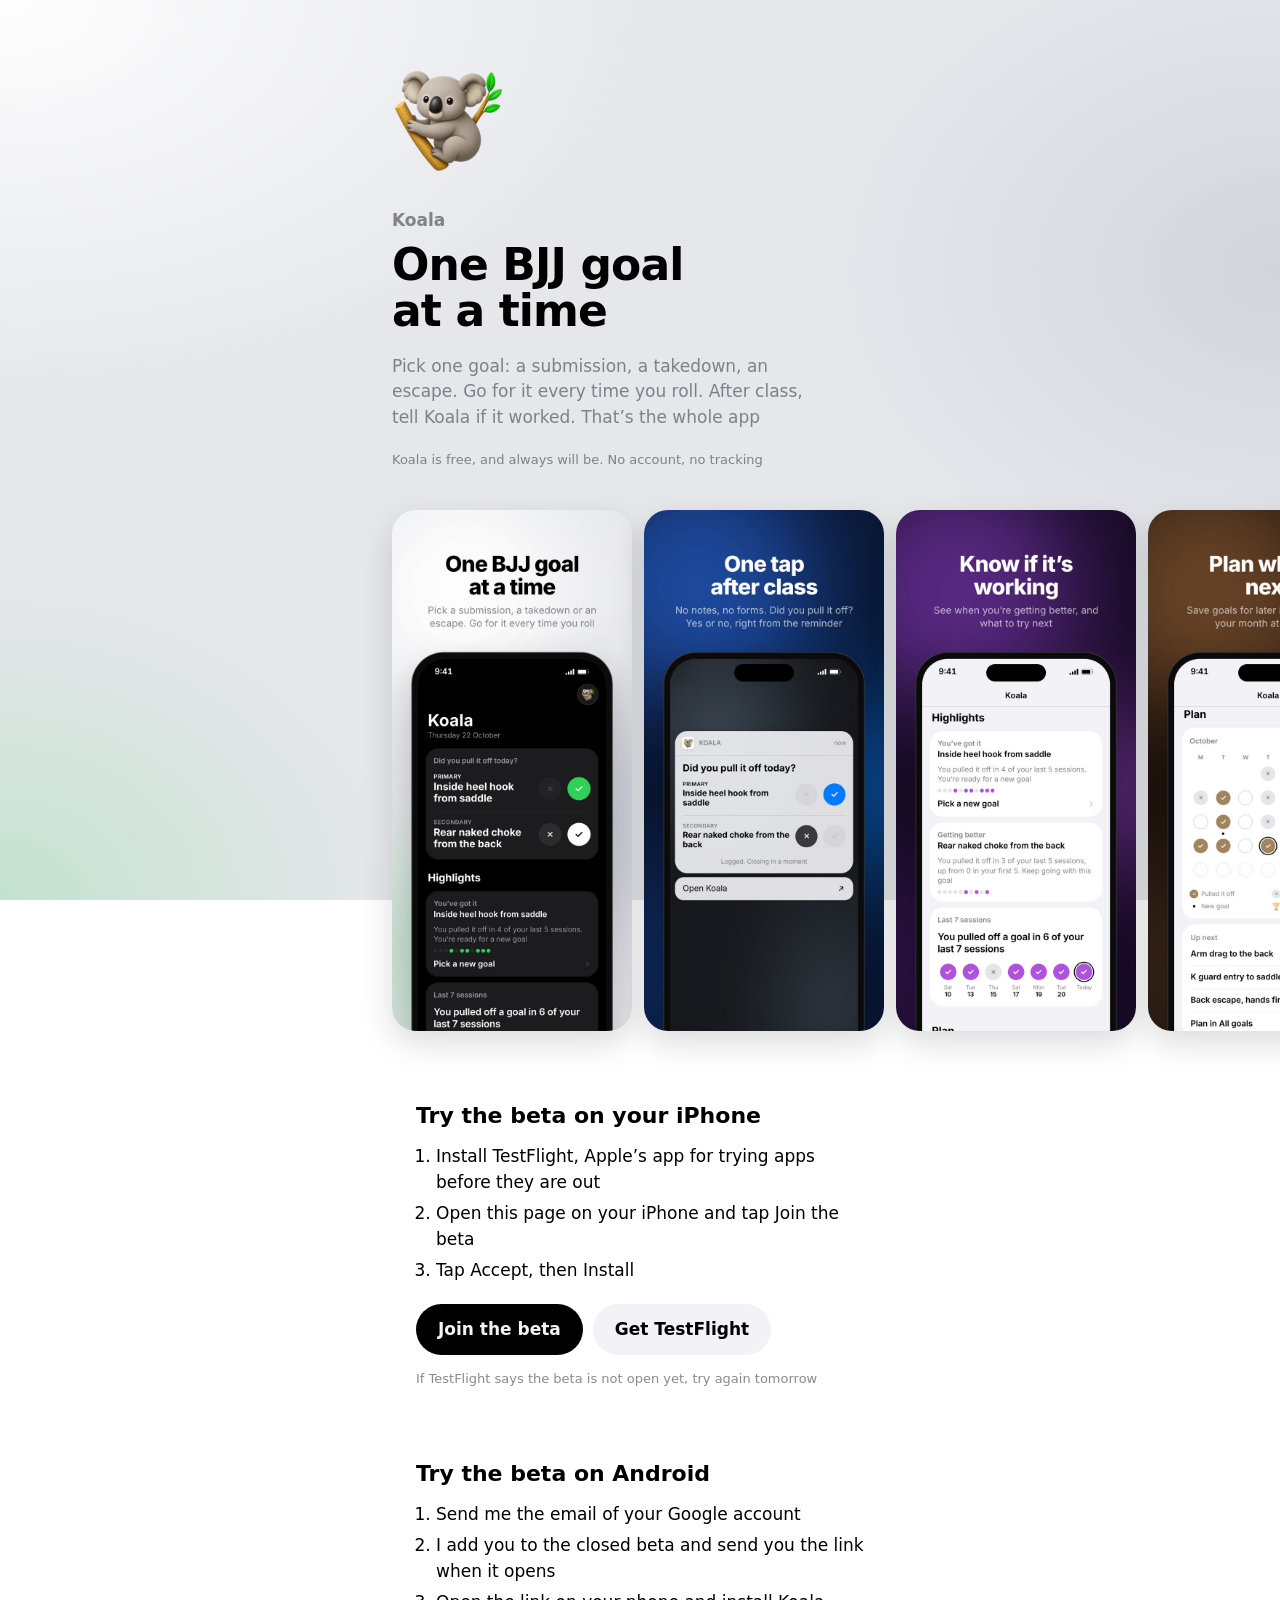
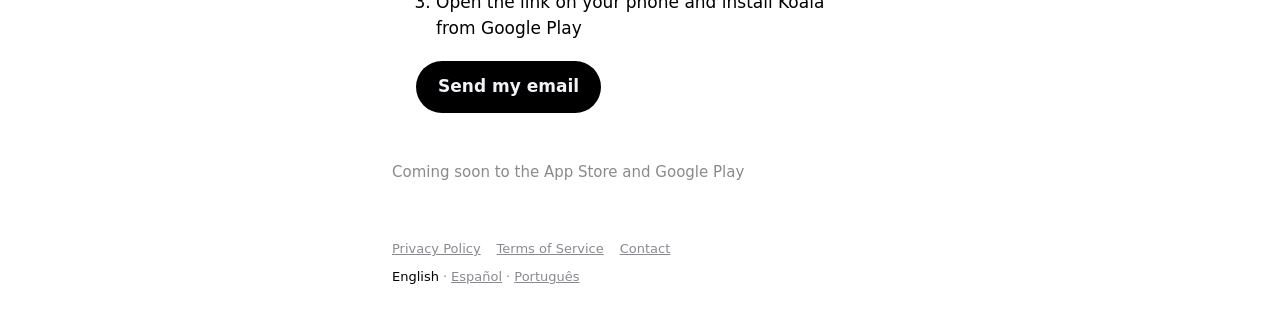
<file: index.html>
<!doctype html>
<html lang="en">
<head>
<meta charset="utf-8">
<meta name="viewport" content="width=device-width, initial-scale=1">
<title>Koala: one BJJ goal at a time</title>
<meta name="description" content="Pick one goal: a submission, a takedown, an escape. Go for it every time you roll. After class, tell Koala if it worked. That’s the whole app">
<meta name="color-scheme" content="light dark">
<meta property="og:type" content="website">
<meta property="og:site_name" content="Koala">
<meta property="og:title" content="Koala: one BJJ goal at a time">
<meta property="og:description" content="Pick one goal: a submission, a takedown, an escape. Go for it every time you roll. After class, tell Koala if it worked. That’s the whole app">
<meta property="og:image" content="https://stanete.github.io/koala-bjj/share.jpg">
<meta property="og:image:width" content="1024">
<meta property="og:image:height" content="500">
<meta name="twitter:card" content="summary_large_image">
<link rel="icon" href="favicon.png">
<link rel="apple-touch-icon" href="apple-touch-icon.png">
<link rel="stylesheet" href="style.css">
</head>
<body class="home">
<main class="landing">
<img class="koala" src="koala.png" alt="" width="140" height="140">
<p class="name">Koala</p>
<h1>One BJJ goal at a time</h1>
<p class="pitch">Pick one goal: a submission, a takedown, an escape. Go for it every time you roll. After class, tell Koala if it worked. That’s the whole app</p>
<p class="free">Koala is free, and always will be. No account, no tracking</p>
</main>
<div class="gallery">
<img src="screenshots/en/01.jpg" alt="Koala, screenshot 1 of 7" width="660" height="1434" loading="lazy">
<img src="screenshots/en/02.jpg" alt="Koala, screenshot 2 of 7" width="660" height="1434" loading="lazy">
<img src="screenshots/en/03.jpg" alt="Koala, screenshot 3 of 7" width="660" height="1434" loading="lazy">
<img src="screenshots/en/04.jpg" alt="Koala, screenshot 4 of 7" width="660" height="1434" loading="lazy">
<img src="screenshots/en/05.jpg" alt="Koala, screenshot 5 of 7" width="660" height="1434" loading="lazy">
<img src="screenshots/en/06.jpg" alt="Koala, screenshot 6 of 7" width="660" height="1434" loading="lazy">
<img src="screenshots/en/07.jpg" alt="Koala, screenshot 7 of 7" width="660" height="1434" loading="lazy">
</div>
<main class="more">
<section class="beta">
<h2>Try the beta on your iPhone</h2>
<ol>
<li>Install TestFlight, Apple’s app for trying apps before they are out</li>
<li>Open this page on your iPhone and tap Join the beta</li>
<li>Tap Accept, then Install</li>
</ol>
<p class="buttons">
<a class="button" href="https://testflight.apple.com/join/UkyRSGuX">Join the beta</a>
<a class="button quiet" href="https://apps.apple.com/app/testflight/id899247664">Get TestFlight</a>
</p>
<p class="note">If TestFlight says the beta is not open yet, try again tomorrow</p>
</section>
<section class="beta">
<h2>Try the beta on Android</h2>
<ol>
<li>Send me the email of your Google account</li>
<li>I add you to the closed beta and send you the link when it opens</li>
<li>Open the link on your phone and install Koala from Google Play</li>
</ol>
<p class="buttons">
<a class="button" href="mailto:davidstanete@gmail.com?subject=Koala%20beta%20on%20Android&amp;body=Hi%20David%2C%20add%20me%20to%20the%20Koala%20beta%20on%20Android.%20The%20email%20of%20my%20Google%20account%20is%3A%20">Send my email</a>
</p>
</section>
<p class="soon">Coming soon to the App Store and Google Play</p>
</main>
<footer>
<nav>
<a href="privacy.html">Privacy Policy</a>
<a href="terms.html">Terms of Service</a>
<a href="mailto:davidstanete@gmail.com">Contact</a>
</nav>
<nav><span aria-current="true">English</span> · <a href="es/index.html" lang="es">Español</a> · <a href="pt/index.html" lang="pt">Português</a></nav>
</footer>
</body>
</html>
</file>
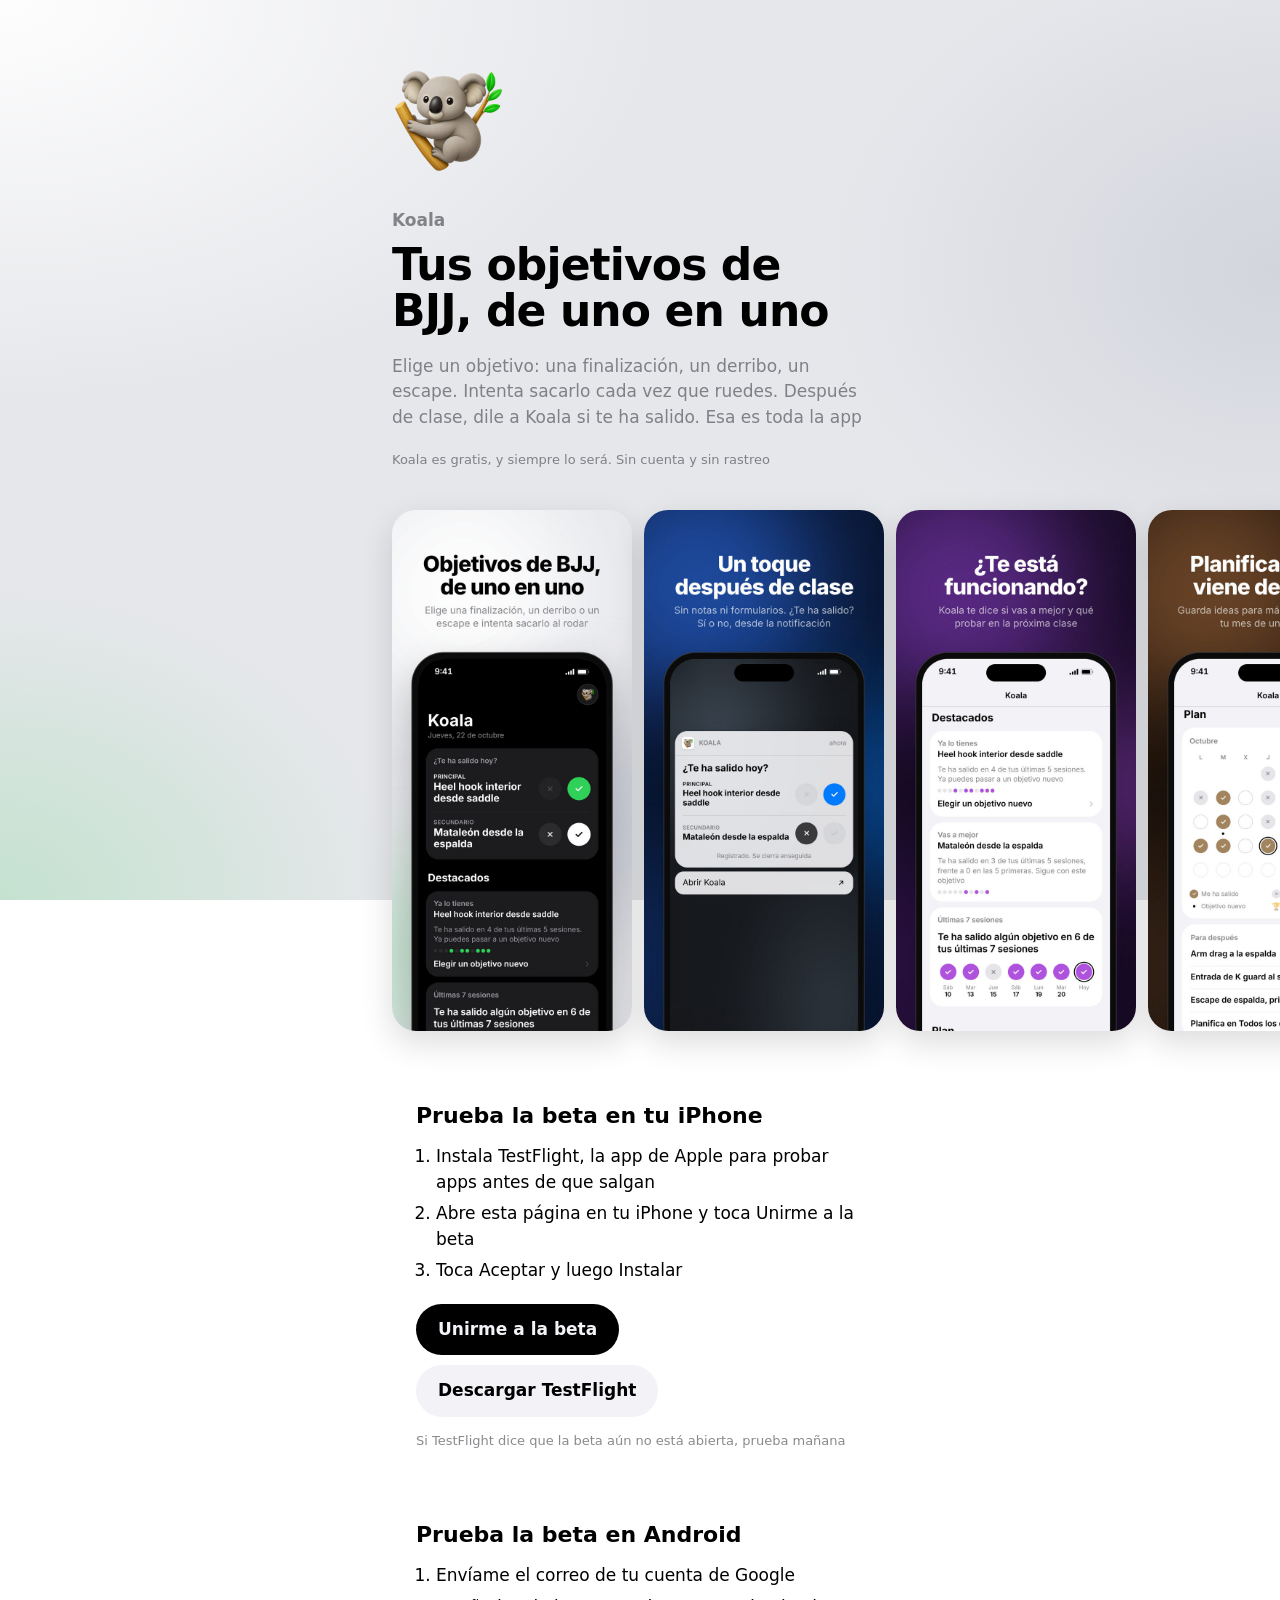
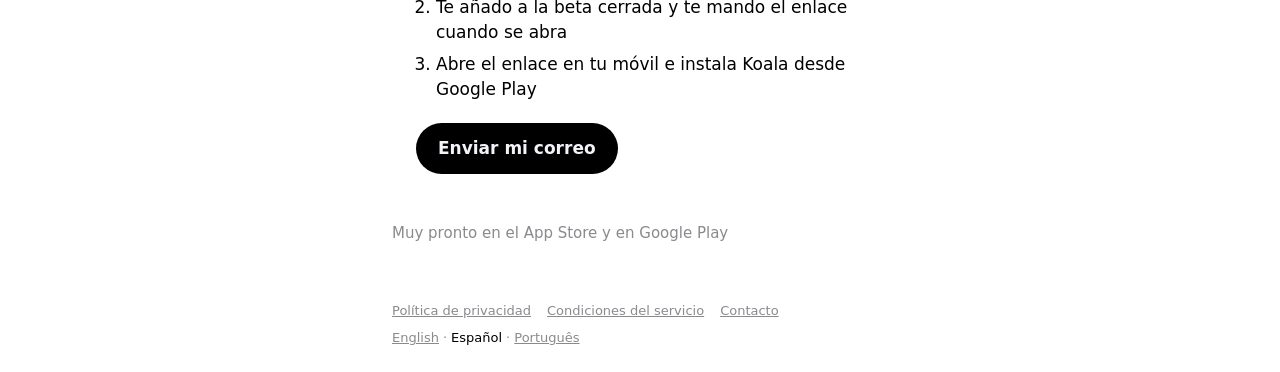
<file: es/index.html>
<!doctype html>
<html lang="es">
<head>
<meta charset="utf-8">
<meta name="viewport" content="width=device-width, initial-scale=1">
<title>Koala: tus objetivos de BJJ, de uno en uno</title>
<meta name="description" content="Elige un objetivo: una finalización, un derribo, un escape. Intenta sacarlo cada vez que ruedes. Después de clase, dile a Koala si te ha salido. Esa es toda la app">
<meta name="color-scheme" content="light dark">
<meta property="og:type" content="website">
<meta property="og:site_name" content="Koala">
<meta property="og:title" content="Koala: tus objetivos de BJJ, de uno en uno">
<meta property="og:description" content="Elige un objetivo: una finalización, un derribo, un escape. Intenta sacarlo cada vez que ruedes. Después de clase, dile a Koala si te ha salido. Esa es toda la app">
<meta property="og:image" content="https://stanete.github.io/koala-bjj/share.jpg">
<meta property="og:image:width" content="1024">
<meta property="og:image:height" content="500">
<meta name="twitter:card" content="summary_large_image">
<link rel="icon" href="../favicon.png">
<link rel="apple-touch-icon" href="../apple-touch-icon.png">
<link rel="stylesheet" href="../style.css">
</head>
<body class="home">
<main class="landing">
<img class="koala" src="../koala.png" alt="" width="140" height="140">
<p class="name">Koala</p>
<h1>Tus objetivos de BJJ, de uno en uno</h1>
<p class="pitch">Elige un objetivo: una finalización, un derribo, un escape. Intenta sacarlo cada vez que ruedes. Después de clase, dile a Koala si te ha salido. Esa es toda la app</p>
<p class="free">Koala es gratis, y siempre lo será. Sin cuenta y sin rastreo</p>
</main>
<div class="gallery">
<img src="../screenshots/es/01.jpg" alt="Koala, captura 1 de 7" width="660" height="1434" loading="lazy">
<img src="../screenshots/es/02.jpg" alt="Koala, captura 2 de 7" width="660" height="1434" loading="lazy">
<img src="../screenshots/es/03.jpg" alt="Koala, captura 3 de 7" width="660" height="1434" loading="lazy">
<img src="../screenshots/es/04.jpg" alt="Koala, captura 4 de 7" width="660" height="1434" loading="lazy">
<img src="../screenshots/es/05.jpg" alt="Koala, captura 5 de 7" width="660" height="1434" loading="lazy">
<img src="../screenshots/es/06.jpg" alt="Koala, captura 6 de 7" width="660" height="1434" loading="lazy">
<img src="../screenshots/es/07.jpg" alt="Koala, captura 7 de 7" width="660" height="1434" loading="lazy">
</div>
<main class="more">
<section class="beta">
<h2>Prueba la beta en tu iPhone</h2>
<ol>
<li>Instala TestFlight, la app de Apple para probar apps antes de que salgan</li>
<li>Abre esta página en tu iPhone y toca Unirme a la beta</li>
<li>Toca Aceptar y luego Instalar</li>
</ol>
<p class="buttons">
<a class="button" href="https://testflight.apple.com/join/UkyRSGuX">Unirme a la beta</a>
<a class="button quiet" href="https://apps.apple.com/app/testflight/id899247664">Descargar TestFlight</a>
</p>
<p class="note">Si TestFlight dice que la beta aún no está abierta, prueba mañana</p>
</section>
<section class="beta">
<h2>Prueba la beta en Android</h2>
<ol>
<li>Envíame el correo de tu cuenta de Google</li>
<li>Te añado a la beta cerrada y te mando el enlace cuando se abra</li>
<li>Abre el enlace en tu móvil e instala Koala desde Google Play</li>
</ol>
<p class="buttons">
<a class="button" href="mailto:davidstanete@gmail.com?subject=Beta%20de%20Koala%20en%20Android&amp;body=Hola%2C%20David.%20A%C3%B1%C3%A1deme%20a%20la%20beta%20de%20Koala%20en%20Android.%20El%20correo%20de%20mi%20cuenta%20de%20Google%20es%3A%20">Enviar mi correo</a>
</p>
</section>
<p class="soon">Muy pronto en el App Store y en Google Play</p>
</main>
<footer>
<nav>
<a href="privacy.html">Política de privacidad</a>
<a href="terms.html">Condiciones del servicio</a>
<a href="mailto:davidstanete@gmail.com">Contacto</a>
</nav>
<nav><a href="../index.html" lang="en">English</a> · <span aria-current="true">Español</span> · <a href="../pt/index.html" lang="pt">Português</a></nav>
</footer>
</body>
</html>
</file>
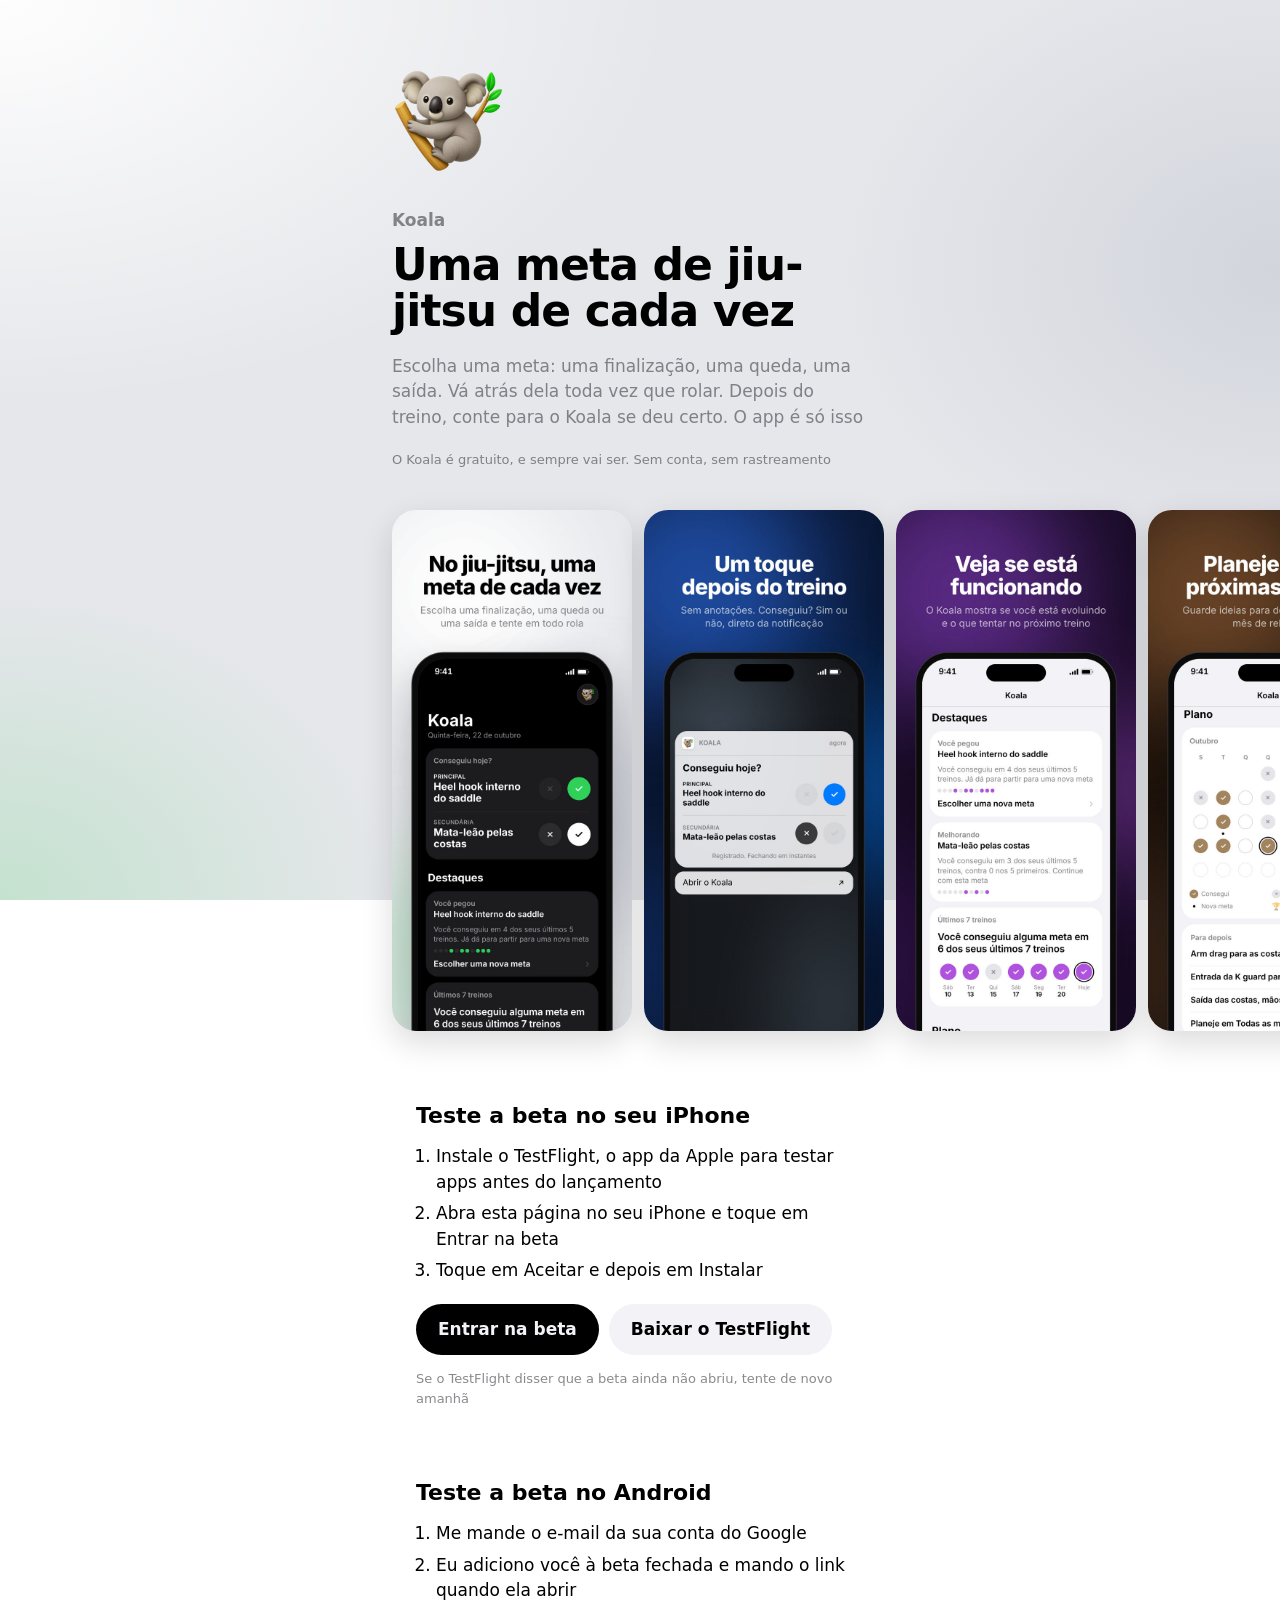
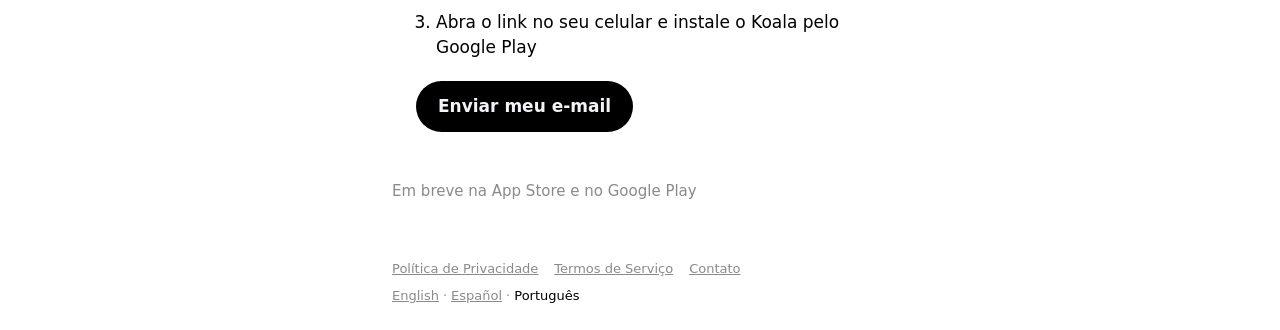
<file: pt/index.html>
<!doctype html>
<html lang="pt">
<head>
<meta charset="utf-8">
<meta name="viewport" content="width=device-width, initial-scale=1">
<title>Koala: uma meta de jiu-jitsu de cada vez</title>
<meta name="description" content="Escolha uma meta: uma finalização, uma queda, uma saída. Vá atrás dela toda vez que rolar. Depois do treino, conte para o Koala se deu certo. O app é só isso">
<meta name="color-scheme" content="light dark">
<meta property="og:type" content="website">
<meta property="og:site_name" content="Koala">
<meta property="og:title" content="Koala: uma meta de jiu-jitsu de cada vez">
<meta property="og:description" content="Escolha uma meta: uma finalização, uma queda, uma saída. Vá atrás dela toda vez que rolar. Depois do treino, conte para o Koala se deu certo. O app é só isso">
<meta property="og:image" content="https://stanete.github.io/koala-bjj/share.jpg">
<meta property="og:image:width" content="1024">
<meta property="og:image:height" content="500">
<meta name="twitter:card" content="summary_large_image">
<link rel="icon" href="../favicon.png">
<link rel="apple-touch-icon" href="../apple-touch-icon.png">
<link rel="stylesheet" href="../style.css">
</head>
<body class="home">
<main class="landing">
<img class="koala" src="../koala.png" alt="" width="140" height="140">
<p class="name">Koala</p>
<h1>Uma meta de jiu-jitsu de cada vez</h1>
<p class="pitch">Escolha uma meta: uma finalização, uma queda, uma saída. Vá atrás dela toda vez que rolar. Depois do treino, conte para o Koala se deu certo. O app é só isso</p>
<p class="free">O Koala é gratuito, e sempre vai ser. Sem conta, sem rastreamento</p>
</main>
<div class="gallery">
<img src="../screenshots/pt/01.jpg" alt="Koala, captura 1 de 7" width="660" height="1434" loading="lazy">
<img src="../screenshots/pt/02.jpg" alt="Koala, captura 2 de 7" width="660" height="1434" loading="lazy">
<img src="../screenshots/pt/03.jpg" alt="Koala, captura 3 de 7" width="660" height="1434" loading="lazy">
<img src="../screenshots/pt/04.jpg" alt="Koala, captura 4 de 7" width="660" height="1434" loading="lazy">
<img src="../screenshots/pt/05.jpg" alt="Koala, captura 5 de 7" width="660" height="1434" loading="lazy">
<img src="../screenshots/pt/06.jpg" alt="Koala, captura 6 de 7" width="660" height="1434" loading="lazy">
<img src="../screenshots/pt/07.jpg" alt="Koala, captura 7 de 7" width="660" height="1434" loading="lazy">
</div>
<main class="more">
<section class="beta">
<h2>Teste a beta no seu iPhone</h2>
<ol>
<li>Instale o TestFlight, o app da Apple para testar apps antes do lançamento</li>
<li>Abra esta página no seu iPhone e toque em Entrar na beta</li>
<li>Toque em Aceitar e depois em Instalar</li>
</ol>
<p class="buttons">
<a class="button" href="https://testflight.apple.com/join/UkyRSGuX">Entrar na beta</a>
<a class="button quiet" href="https://apps.apple.com/app/testflight/id899247664">Baixar o TestFlight</a>
</p>
<p class="note">Se o TestFlight disser que a beta ainda não abriu, tente de novo amanhã</p>
</section>
<section class="beta">
<h2>Teste a beta no Android</h2>
<ol>
<li>Me mande o e-mail da sua conta do Google</li>
<li>Eu adiciono você à beta fechada e mando o link quando ela abrir</li>
<li>Abra o link no seu celular e instale o Koala pelo Google Play</li>
</ol>
<p class="buttons">
<a class="button" href="mailto:davidstanete@gmail.com?subject=Beta%20do%20Koala%20no%20Android&amp;body=Oi%2C%20David.%20Me%20adicione%20%C3%A0%20beta%20do%20Koala%20no%20Android.%20O%20e-mail%20da%20minha%20conta%20do%20Google%20%C3%A9%3A%20">Enviar meu e-mail</a>
</p>
</section>
<p class="soon">Em breve na App Store e no Google Play</p>
</main>
<footer>
<nav>
<a href="privacy.html">Política de Privacidade</a>
<a href="terms.html">Termos de Serviço</a>
<a href="mailto:davidstanete@gmail.com">Contato</a>
</nav>
<nav><a href="../index.html" lang="en">English</a> · <a href="../es/index.html" lang="es">Español</a> · <span aria-current="true">Português</span></nav>
</footer>
</body>
</html>
</file>
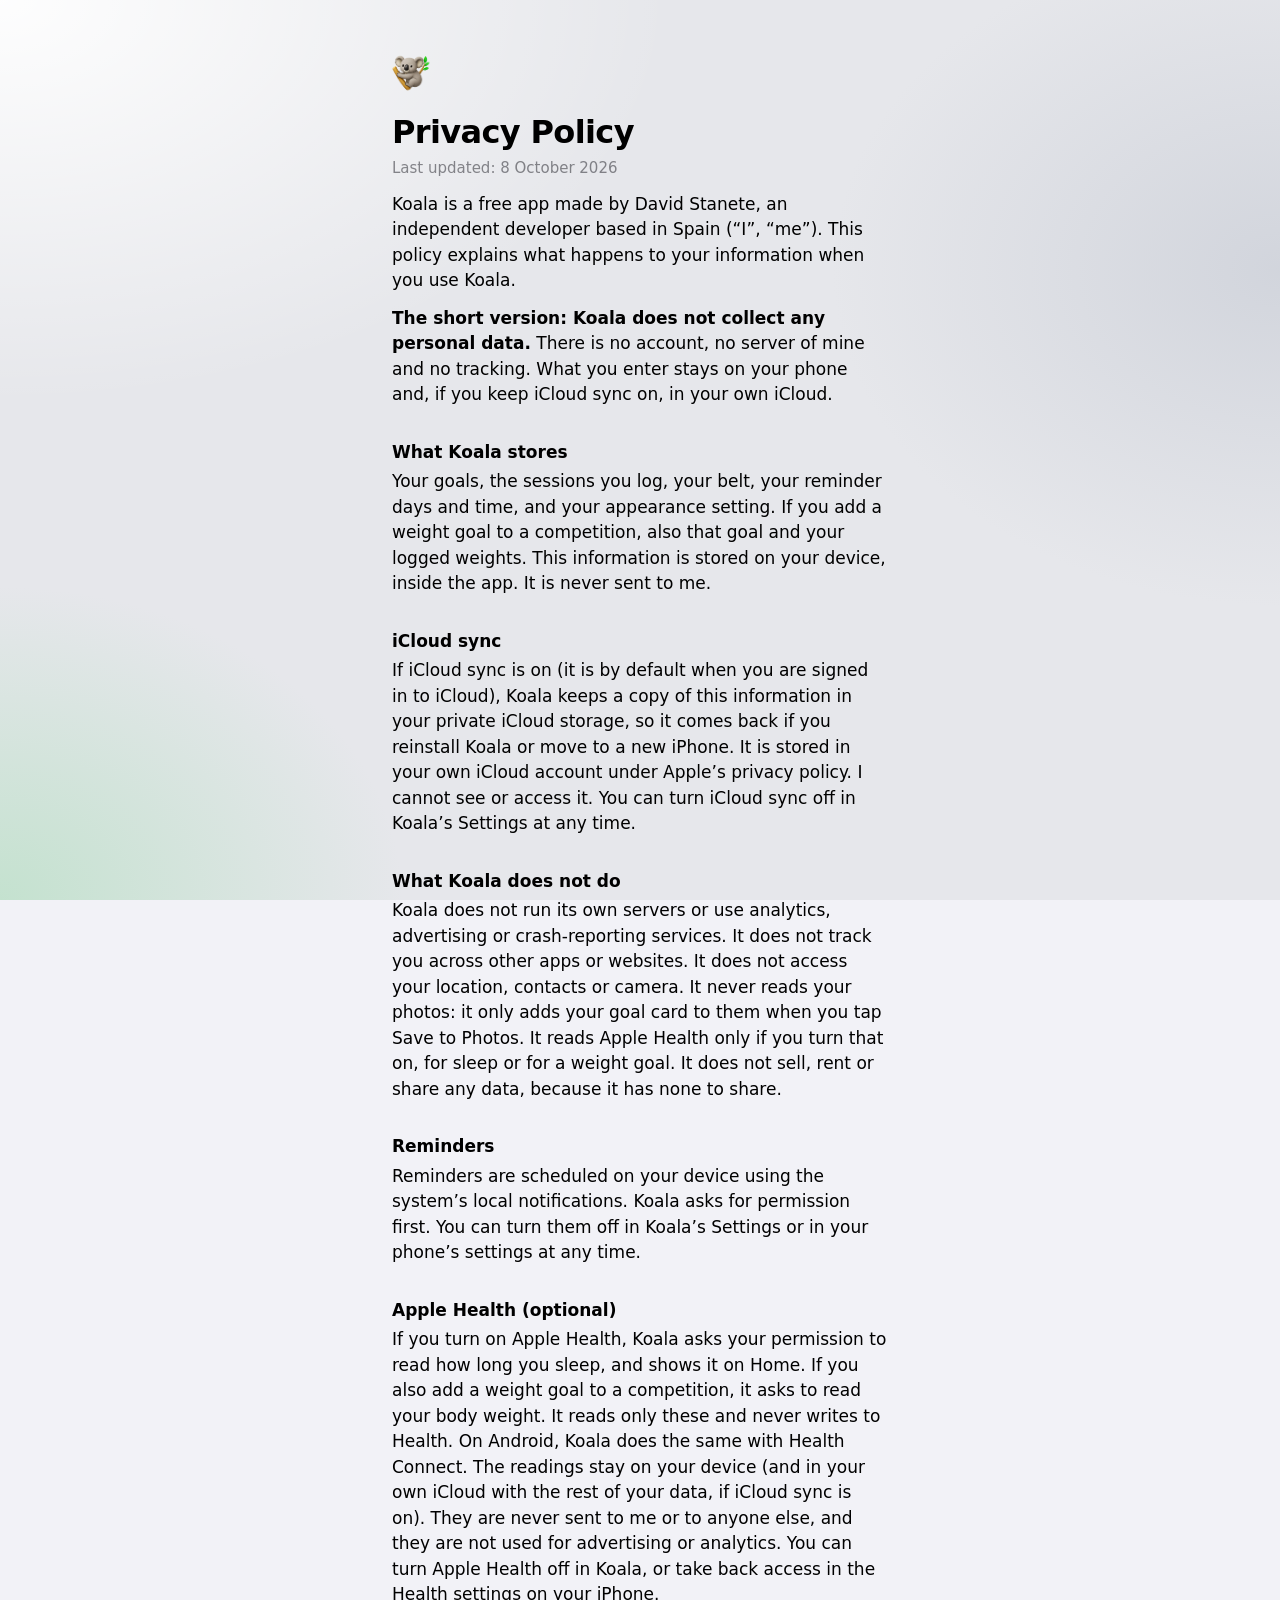
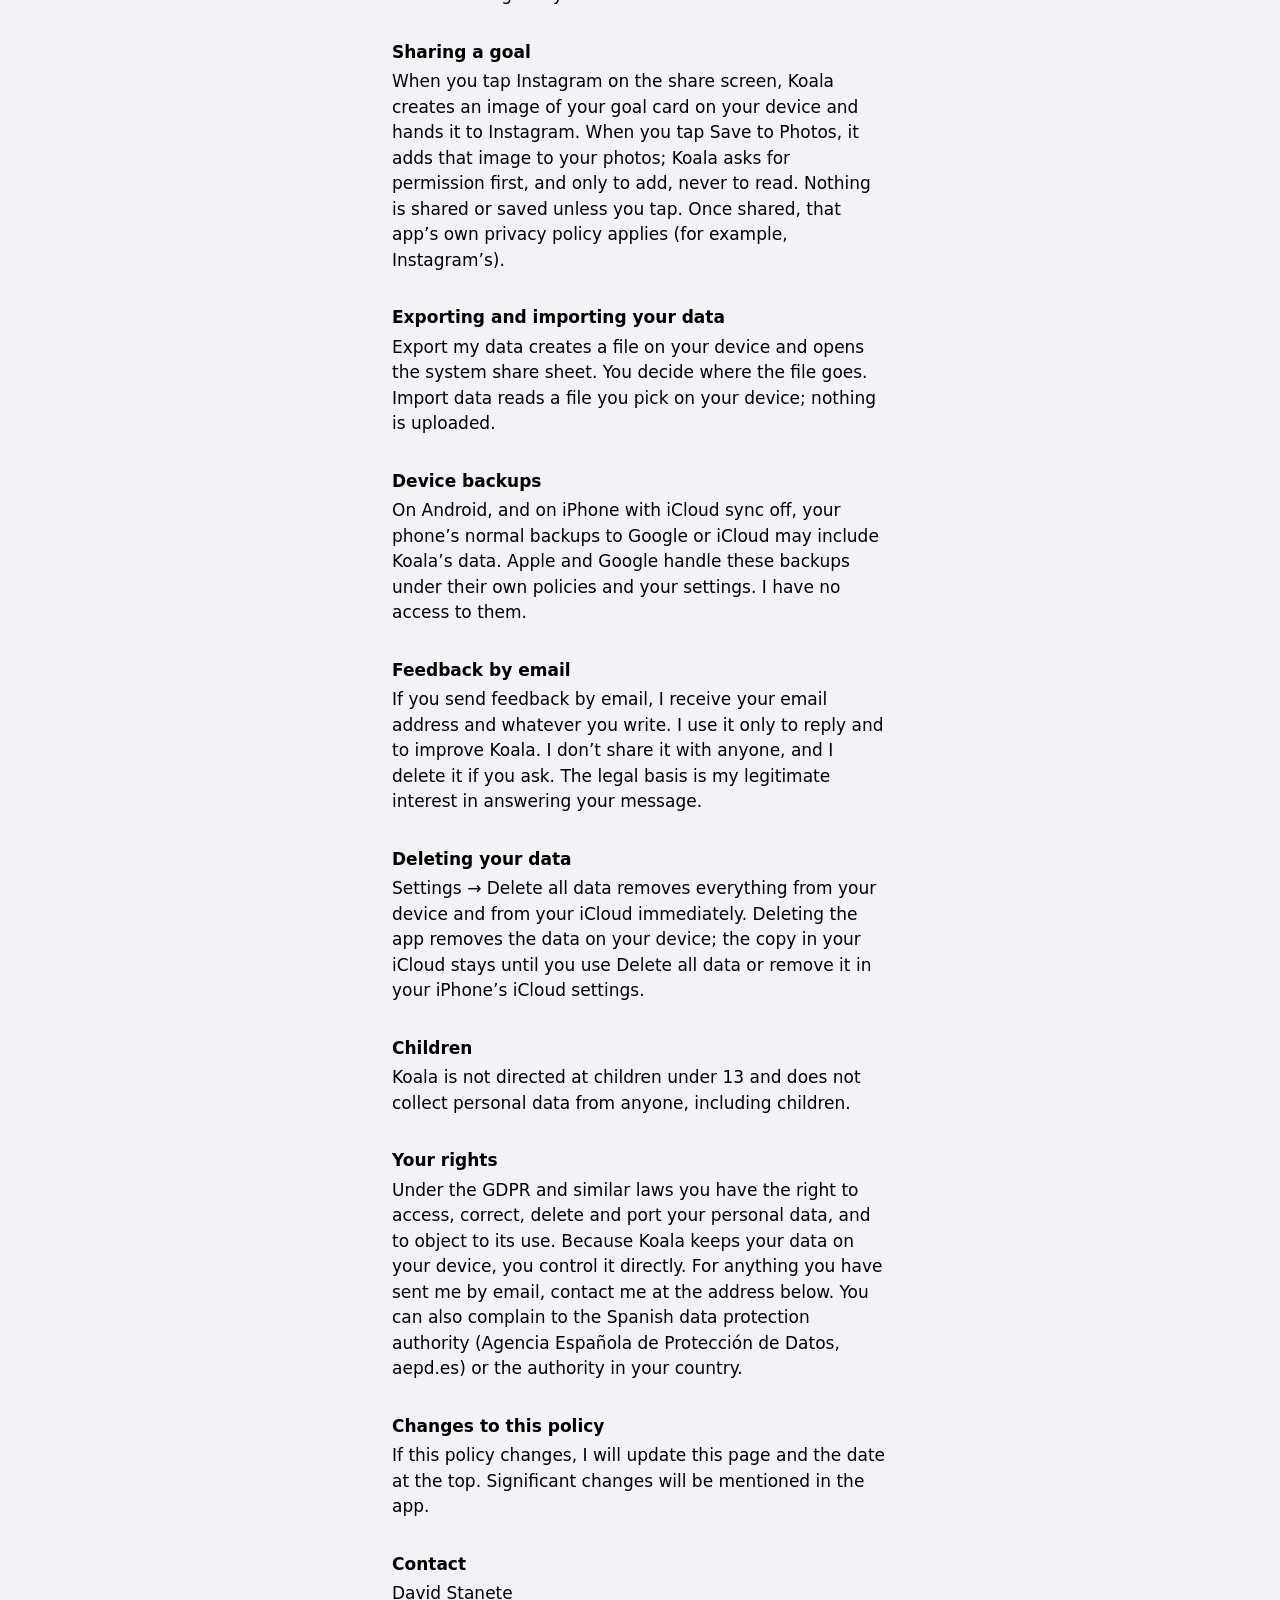
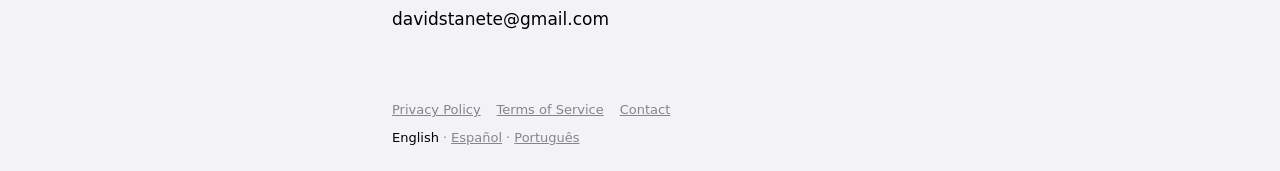
<file: privacy.html>
<!doctype html>
<html lang="en">
<head>
<meta charset="utf-8">
<meta name="viewport" content="width=device-width, initial-scale=1">
<title>Privacy Policy · Koala</title>
<meta name="description" content="Privacy Policy">
<meta name="color-scheme" content="light dark">
<meta property="og:type" content="website">
<meta property="og:site_name" content="Koala">
<meta property="og:title" content="Privacy Policy · Koala">
<meta property="og:description" content="Privacy Policy">
<meta property="og:image" content="https://stanete.github.io/koala-bjj/share.jpg">
<meta property="og:image:width" content="1024">
<meta property="og:image:height" content="500">
<meta name="twitter:card" content="summary_large_image">
<link rel="icon" href="favicon.png">
<link rel="apple-touch-icon" href="apple-touch-icon.png">
<link rel="stylesheet" href="style.css">
</head>
<body>
<main class="legal">
<p><a class="home" href="index.html"><img src="koala.png" alt="Koala" width="48" height="48"></a></p>
<h1>Privacy Policy</h1>
<p class="updated">Last updated: 8 October 2026</p>
<p>Koala is a free app made by David Stanete, an independent developer based in Spain (“I”, “me”). This policy explains what happens to your information when you use Koala.</p>
<p><strong>The short version: Koala does not collect any personal data.</strong> There is no account, no server of mine and no tracking. What you enter stays on your phone and, if you keep iCloud sync on, in your own iCloud.</p>
<h2>What Koala stores</h2>
<p>Your goals, the sessions you log, your belt, your reminder days and time, and your appearance setting. If you add a weight goal to a competition, also that goal and your logged weights. This information is stored on your device, inside the app. It is never sent to me.</p>
<h2>iCloud sync</h2>
<p>If iCloud sync is on (it is by default when you are signed in to iCloud), Koala keeps a copy of this information in your private iCloud storage, so it comes back if you reinstall Koala or move to a new iPhone. It is stored in your own iCloud account under Apple’s privacy policy. I cannot see or access it. You can turn iCloud sync off in Koala’s Settings at any time.</p>
<h2>What Koala does not do</h2>
<p>Koala does not run its own servers or use analytics, advertising or crash-reporting services. It does not track you across other apps or websites. It does not access your location, contacts or camera. It never reads your photos: it only adds your goal card to them when you tap Save to Photos. It reads Apple Health only if you turn that on, for sleep or for a weight goal. It does not sell, rent or share any data, because it has none to share.</p>
<h2>Reminders</h2>
<p>Reminders are scheduled on your device using the system’s local notifications. Koala asks for permission first. You can turn them off in Koala’s Settings or in your phone’s settings at any time.</p>
<h2>Apple Health (optional)</h2>
<p>If you turn on Apple Health, Koala asks your permission to read how long you sleep, and shows it on Home. If you also add a weight goal to a competition, it asks to read your body weight. It reads only these and never writes to Health. On Android, Koala does the same with Health Connect. The readings stay on your device (and in your own iCloud with the rest of your data, if iCloud sync is on). They are never sent to me or to anyone else, and they are not used for advertising or analytics. You can turn Apple Health off in Koala, or take back access in the Health settings on your iPhone.</p>
<h2>Sharing a goal</h2>
<p>When you tap Instagram on the share screen, Koala creates an image of your goal card on your device and hands it to Instagram. When you tap Save to Photos, it adds that image to your photos; Koala asks for permission first, and only to add, never to read. Nothing is shared or saved unless you tap. Once shared, that app’s own privacy policy applies (for example, Instagram’s).</p>
<h2>Exporting and importing your data</h2>
<p>Export my data creates a file on your device and opens the system share sheet. You decide where the file goes. Import data reads a file you pick on your device; nothing is uploaded.</p>
<h2>Device backups</h2>
<p>On Android, and on iPhone with iCloud sync off, your phone’s normal backups to Google or iCloud may include Koala’s data. Apple and Google handle these backups under their own policies and your settings. I have no access to them.</p>
<h2>Feedback by email</h2>
<p>If you send feedback by email, I receive your email address and whatever you write. I use it only to reply and to improve Koala. I don’t share it with anyone, and I delete it if you ask. The legal basis is my legitimate interest in answering your message.</p>
<h2>Deleting your data</h2>
<p>Settings → Delete all data removes everything from your device and from your iCloud immediately. Deleting the app removes the data on your device; the copy in your iCloud stays until you use Delete all data or remove it in your iPhone’s iCloud settings.</p>
<h2>Children</h2>
<p>Koala is not directed at children under 13 and does not collect personal data from anyone, including children.</p>
<h2>Your rights</h2>
<p>Under the GDPR and similar laws you have the right to access, correct, delete and port your personal data, and to object to its use. Because Koala keeps your data on your device, you control it directly. For anything you have sent me by email, contact me at the address below. You can also complain to the Spanish data protection authority (Agencia Española de Protección de Datos, aepd.es) or the authority in your country.</p>
<h2>Changes to this policy</h2>
<p>If this policy changes, I will update this page and the date at the top. Significant changes will be mentioned in the app.</p>
<h2>Contact</h2>
<p>David Stanete<br>davidstanete@gmail.com</p>
</main>
<footer>
<nav>
<a href="privacy.html">Privacy Policy</a>
<a href="terms.html">Terms of Service</a>
<a href="mailto:davidstanete@gmail.com">Contact</a>
</nav>
<nav><span aria-current="true">English</span> · <a href="es/index.html" lang="es">Español</a> · <a href="pt/index.html" lang="pt">Português</a></nav>
</footer>
</body>
</html>
</file>
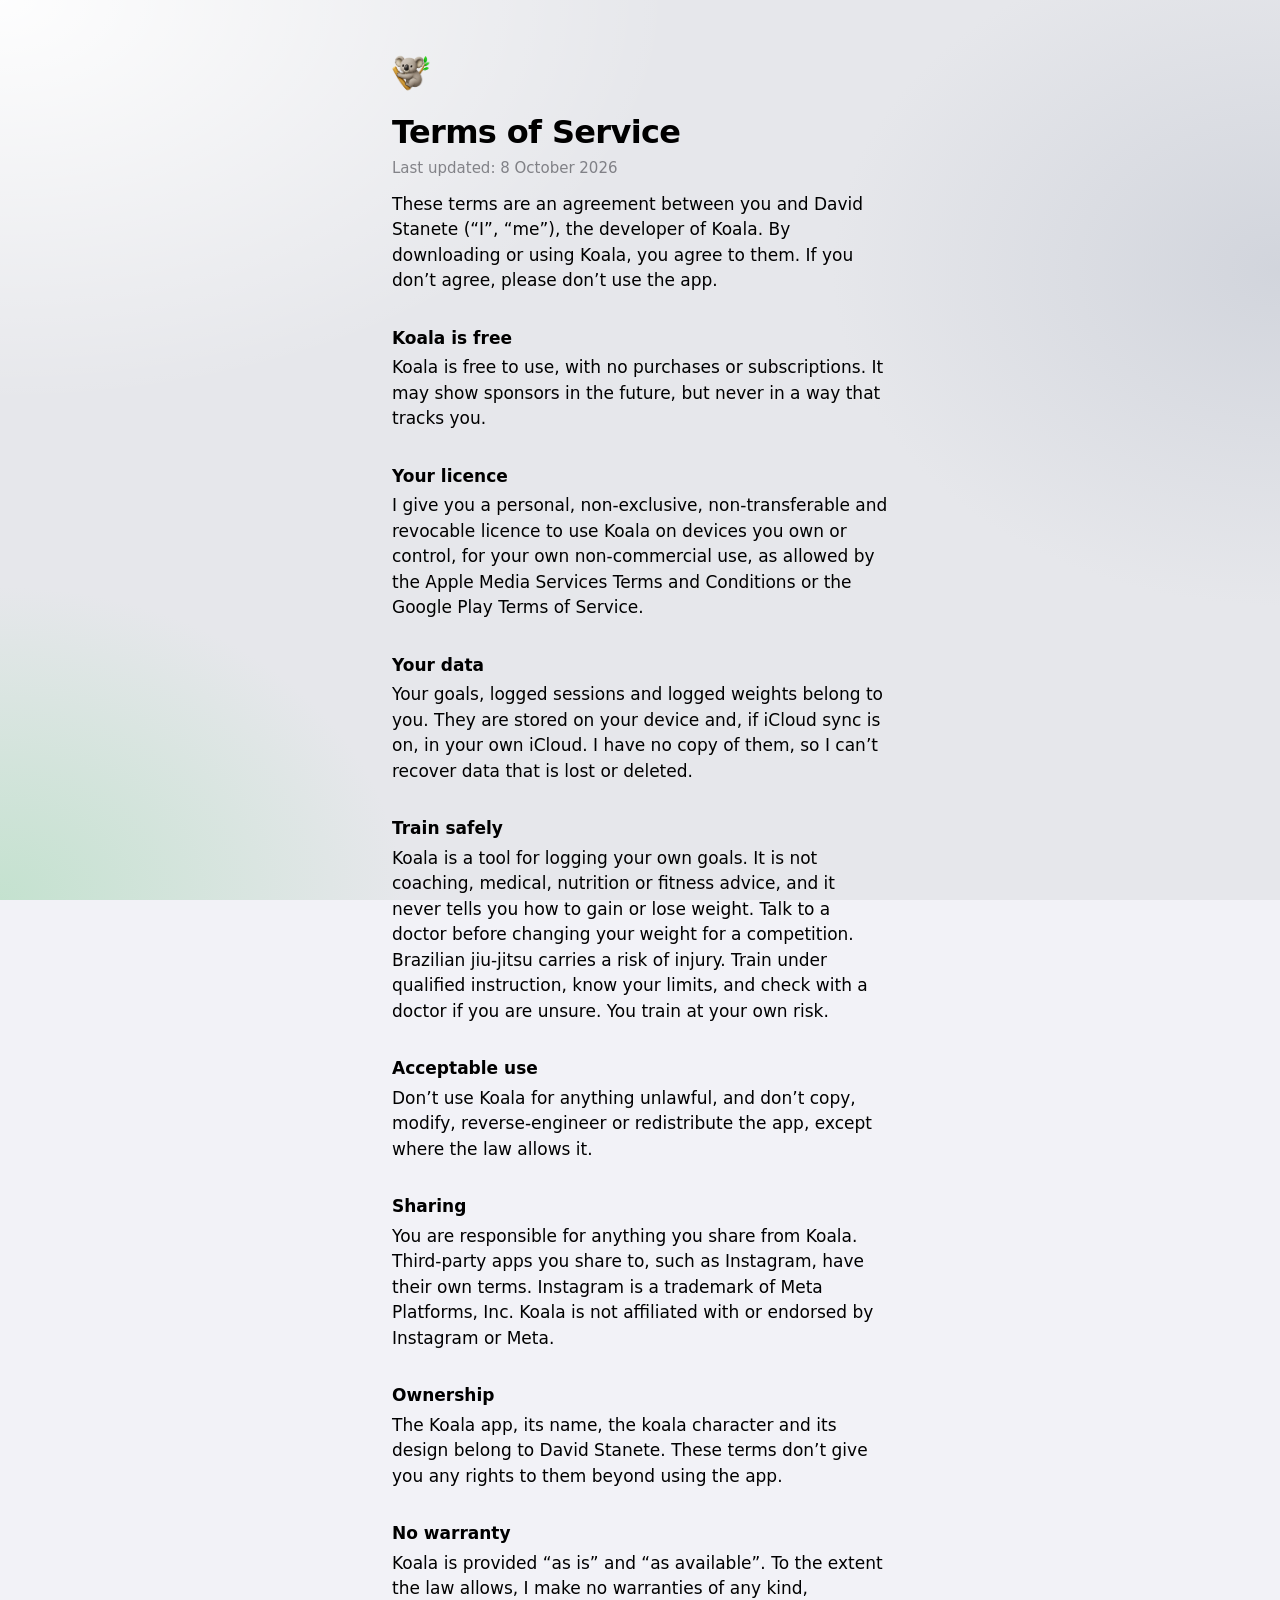
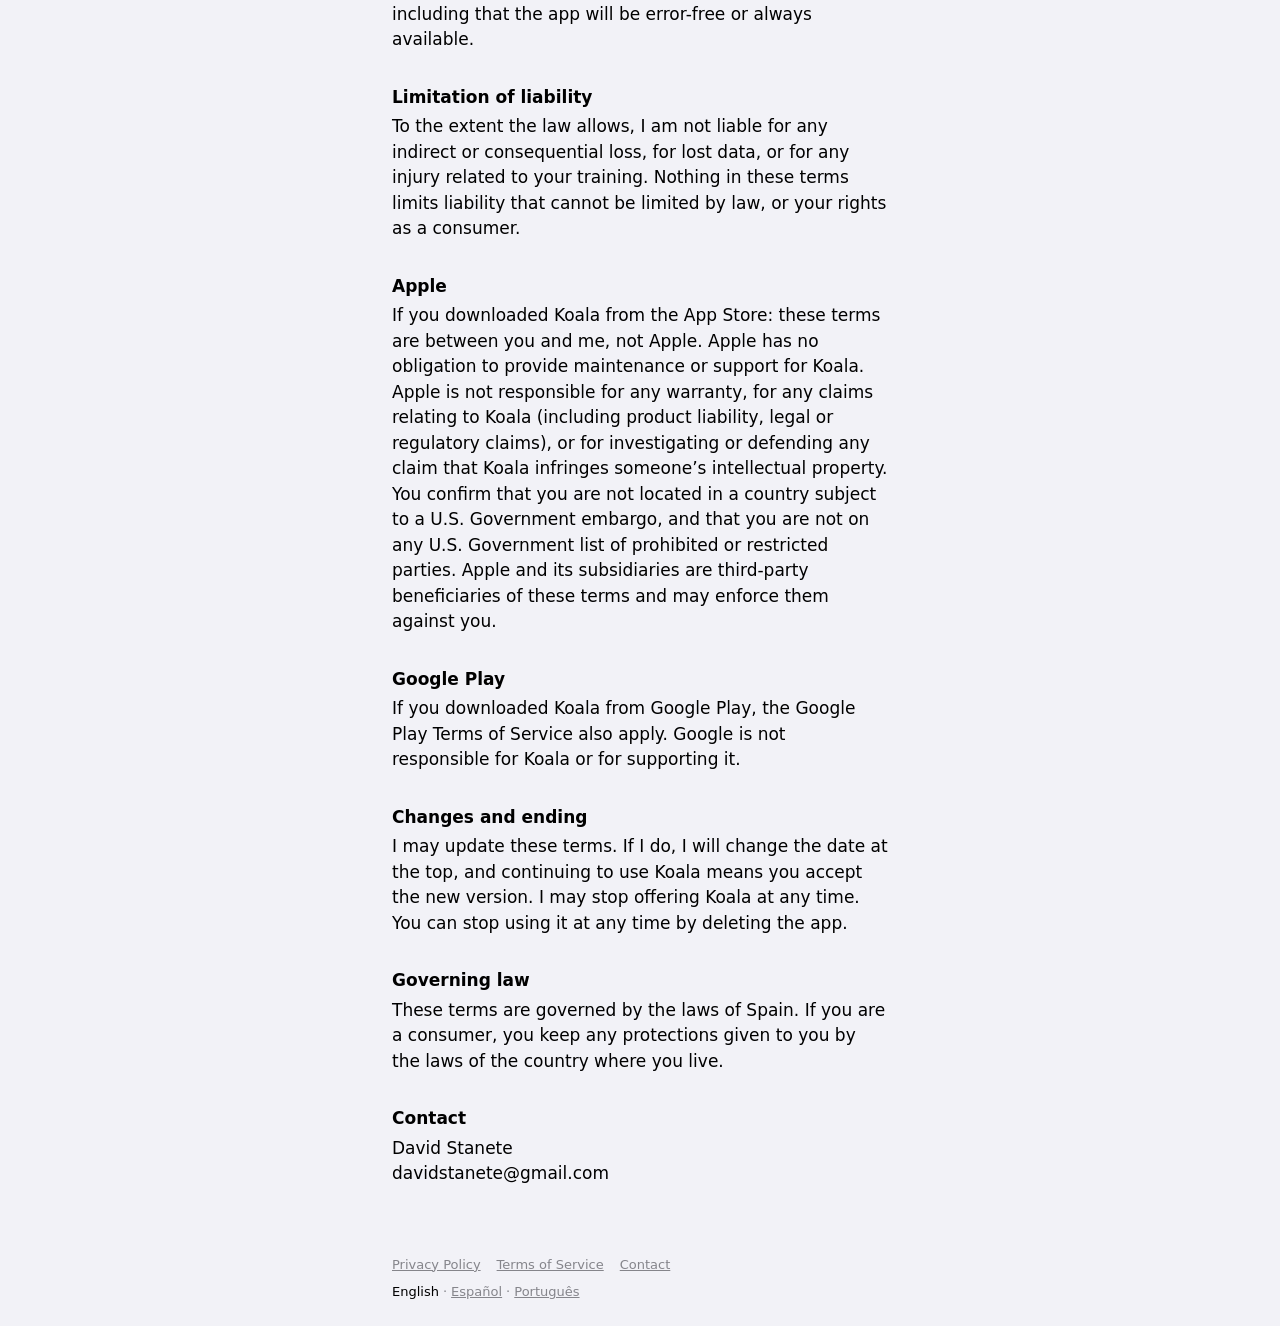
<file: terms.html>
<!doctype html>
<html lang="en">
<head>
<meta charset="utf-8">
<meta name="viewport" content="width=device-width, initial-scale=1">
<title>Terms of Service · Koala</title>
<meta name="description" content="Terms of Service">
<meta name="color-scheme" content="light dark">
<meta property="og:type" content="website">
<meta property="og:site_name" content="Koala">
<meta property="og:title" content="Terms of Service · Koala">
<meta property="og:description" content="Terms of Service">
<meta property="og:image" content="https://stanete.github.io/koala-bjj/share.jpg">
<meta property="og:image:width" content="1024">
<meta property="og:image:height" content="500">
<meta name="twitter:card" content="summary_large_image">
<link rel="icon" href="favicon.png">
<link rel="apple-touch-icon" href="apple-touch-icon.png">
<link rel="stylesheet" href="style.css">
</head>
<body>
<main class="legal">
<p><a class="home" href="index.html"><img src="koala.png" alt="Koala" width="48" height="48"></a></p>
<h1>Terms of Service</h1>
<p class="updated">Last updated: 8 October 2026</p>
<p>These terms are an agreement between you and David Stanete (“I”, “me”), the developer of Koala. By downloading or using Koala, you agree to them. If you don’t agree, please don’t use the app.</p>
<h2>Koala is free</h2>
<p>Koala is free to use, with no purchases or subscriptions. It may show sponsors in the future, but never in a way that tracks you.</p>
<h2>Your licence</h2>
<p>I give you a personal, non-exclusive, non-transferable and revocable licence to use Koala on devices you own or control, for your own non-commercial use, as allowed by the Apple Media Services Terms and Conditions or the Google Play Terms of Service.</p>
<h2>Your data</h2>
<p>Your goals, logged sessions and logged weights belong to you. They are stored on your device and, if iCloud sync is on, in your own iCloud. I have no copy of them, so I can’t recover data that is lost or deleted.</p>
<h2>Train safely</h2>
<p>Koala is a tool for logging your own goals. It is not coaching, medical, nutrition or fitness advice, and it never tells you how to gain or lose weight. Talk to a doctor before changing your weight for a competition. Brazilian jiu-jitsu carries a risk of injury. Train under qualified instruction, know your limits, and check with a doctor if you are unsure. You train at your own risk.</p>
<h2>Acceptable use</h2>
<p>Don’t use Koala for anything unlawful, and don’t copy, modify, reverse-engineer or redistribute the app, except where the law allows it.</p>
<h2>Sharing</h2>
<p>You are responsible for anything you share from Koala. Third-party apps you share to, such as Instagram, have their own terms. Instagram is a trademark of Meta Platforms, Inc. Koala is not affiliated with or endorsed by Instagram or Meta.</p>
<h2>Ownership</h2>
<p>The Koala app, its name, the koala character and its design belong to David Stanete. These terms don’t give you any rights to them beyond using the app.</p>
<h2>No warranty</h2>
<p>Koala is provided “as is” and “as available”. To the extent the law allows, I make no warranties of any kind, including that the app will be error-free or always available.</p>
<h2>Limitation of liability</h2>
<p>To the extent the law allows, I am not liable for any indirect or consequential loss, for lost data, or for any injury related to your training. Nothing in these terms limits liability that cannot be limited by law, or your rights as a consumer.</p>
<h2>Apple</h2>
<p>If you downloaded Koala from the App Store: these terms are between you and me, not Apple. Apple has no obligation to provide maintenance or support for Koala. Apple is not responsible for any warranty, for any claims relating to Koala (including product liability, legal or regulatory claims), or for investigating or defending any claim that Koala infringes someone’s intellectual property. You confirm that you are not located in a country subject to a U.S. Government embargo, and that you are not on any U.S. Government list of prohibited or restricted parties. Apple and its subsidiaries are third-party beneficiaries of these terms and may enforce them against you.</p>
<h2>Google Play</h2>
<p>If you downloaded Koala from Google Play, the Google Play Terms of Service also apply. Google is not responsible for Koala or for supporting it.</p>
<h2>Changes and ending</h2>
<p>I may update these terms. If I do, I will change the date at the top, and continuing to use Koala means you accept the new version. I may stop offering Koala at any time. You can stop using it at any time by deleting the app.</p>
<h2>Governing law</h2>
<p>These terms are governed by the laws of Spain. If you are a consumer, you keep any protections given to you by the laws of the country where you live.</p>
<h2>Contact</h2>
<p>David Stanete<br>davidstanete@gmail.com</p>
</main>
<footer>
<nav>
<a href="privacy.html">Privacy Policy</a>
<a href="terms.html">Terms of Service</a>
<a href="mailto:davidstanete@gmail.com">Contact</a>
</nav>
<nav><span aria-current="true">English</span> · <a href="es/index.html" lang="es">Español</a> · <a href="pt/index.html" lang="pt">Português</a></nav>
</footer>
</body>
</html>
</file>
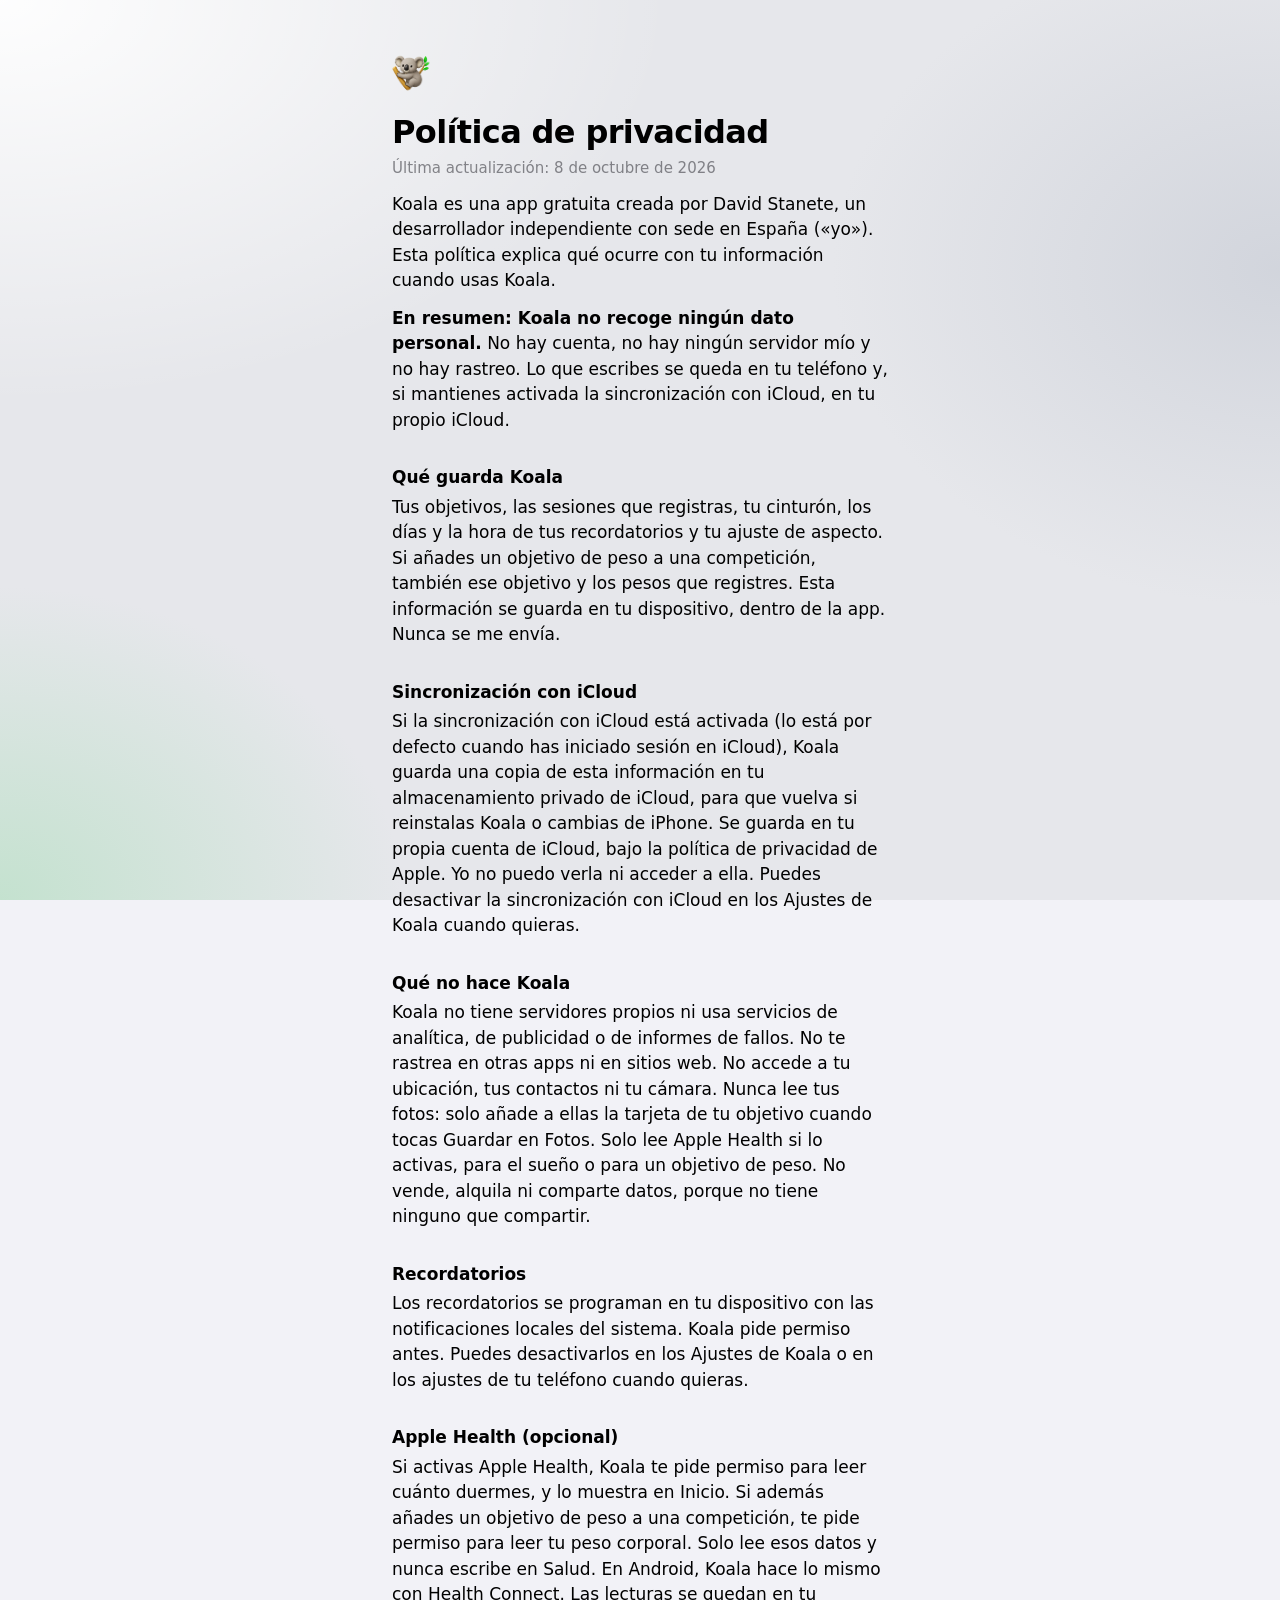
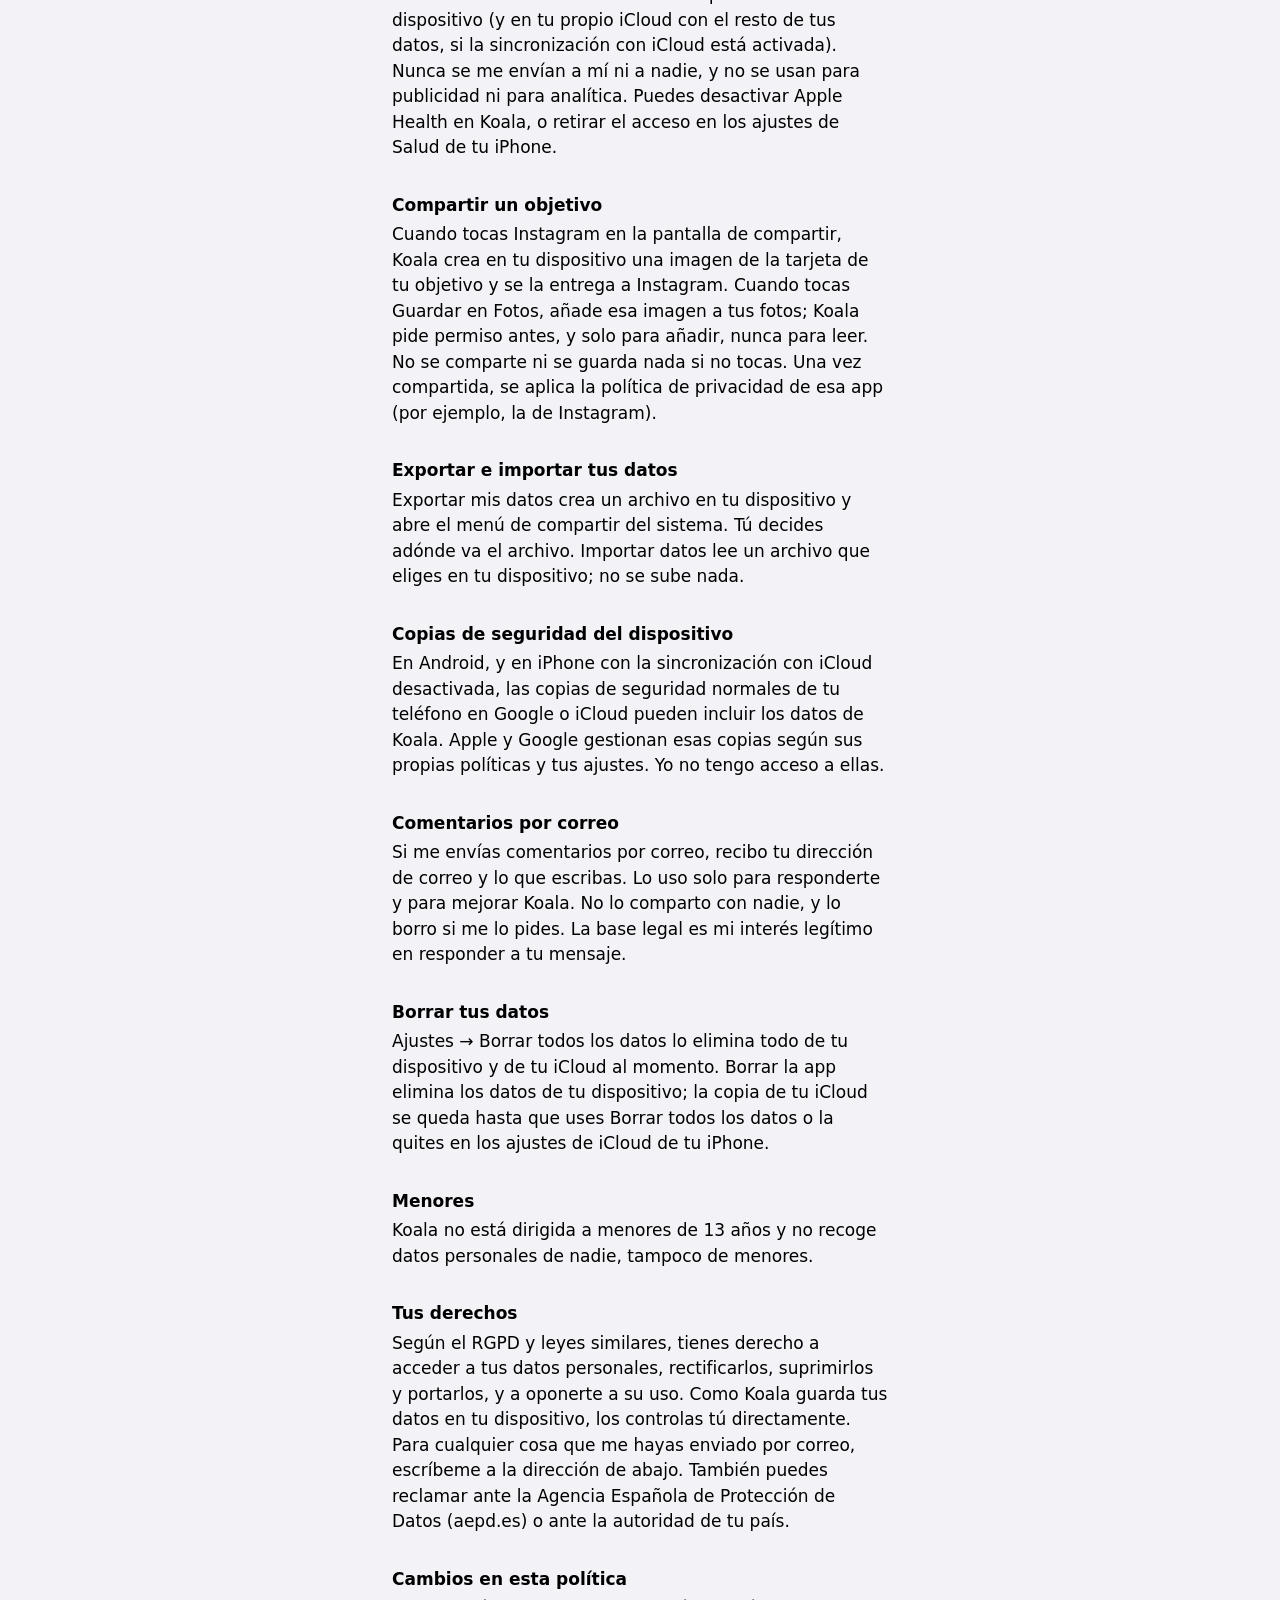
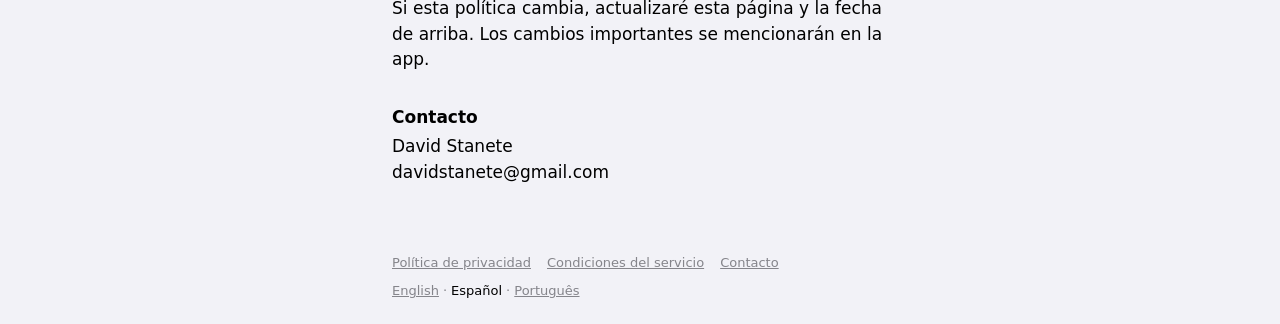
<file: es/privacy.html>
<!doctype html>
<html lang="es">
<head>
<meta charset="utf-8">
<meta name="viewport" content="width=device-width, initial-scale=1">
<title>Política de privacidad · Koala</title>
<meta name="description" content="Política de privacidad">
<meta name="color-scheme" content="light dark">
<meta property="og:type" content="website">
<meta property="og:site_name" content="Koala">
<meta property="og:title" content="Política de privacidad · Koala">
<meta property="og:description" content="Política de privacidad">
<meta property="og:image" content="https://stanete.github.io/koala-bjj/share.jpg">
<meta property="og:image:width" content="1024">
<meta property="og:image:height" content="500">
<meta name="twitter:card" content="summary_large_image">
<link rel="icon" href="../favicon.png">
<link rel="apple-touch-icon" href="../apple-touch-icon.png">
<link rel="stylesheet" href="../style.css">
</head>
<body>
<main class="legal">
<p><a class="home" href="index.html"><img src="../koala.png" alt="Koala" width="48" height="48"></a></p>
<h1>Política de privacidad</h1>
<p class="updated">Última actualización: 8 de octubre de 2026</p>
<p>Koala es una app gratuita creada por David Stanete, un desarrollador independiente con sede en España («yo»). Esta política explica qué ocurre con tu información cuando usas Koala.</p>
<p><strong>En resumen: Koala no recoge ningún dato personal.</strong> No hay cuenta, no hay ningún servidor mío y no hay rastreo. Lo que escribes se queda en tu teléfono y, si mantienes activada la sincronización con iCloud, en tu propio iCloud.</p>
<h2>Qué guarda Koala</h2>
<p>Tus objetivos, las sesiones que registras, tu cinturón, los días y la hora de tus recordatorios y tu ajuste de aspecto. Si añades un objetivo de peso a una competición, también ese objetivo y los pesos que registres. Esta información se guarda en tu dispositivo, dentro de la app. Nunca se me envía.</p>
<h2>Sincronización con iCloud</h2>
<p>Si la sincronización con iCloud está activada (lo está por defecto cuando has iniciado sesión en iCloud), Koala guarda una copia de esta información en tu almacenamiento privado de iCloud, para que vuelva si reinstalas Koala o cambias de iPhone. Se guarda en tu propia cuenta de iCloud, bajo la política de privacidad de Apple. Yo no puedo verla ni acceder a ella. Puedes desactivar la sincronización con iCloud en los Ajustes de Koala cuando quieras.</p>
<h2>Qué no hace Koala</h2>
<p>Koala no tiene servidores propios ni usa servicios de analítica, de publicidad o de informes de fallos. No te rastrea en otras apps ni en sitios web. No accede a tu ubicación, tus contactos ni tu cámara. Nunca lee tus fotos: solo añade a ellas la tarjeta de tu objetivo cuando tocas Guardar en Fotos. Solo lee Apple Health si lo activas, para el sueño o para un objetivo de peso. No vende, alquila ni comparte datos, porque no tiene ninguno que compartir.</p>
<h2>Recordatorios</h2>
<p>Los recordatorios se programan en tu dispositivo con las notificaciones locales del sistema. Koala pide permiso antes. Puedes desactivarlos en los Ajustes de Koala o en los ajustes de tu teléfono cuando quieras.</p>
<h2>Apple Health (opcional)</h2>
<p>Si activas Apple Health, Koala te pide permiso para leer cuánto duermes, y lo muestra en Inicio. Si además añades un objetivo de peso a una competición, te pide permiso para leer tu peso corporal. Solo lee esos datos y nunca escribe en Salud. En Android, Koala hace lo mismo con Health Connect. Las lecturas se quedan en tu dispositivo (y en tu propio iCloud con el resto de tus datos, si la sincronización con iCloud está activada). Nunca se me envían a mí ni a nadie, y no se usan para publicidad ni para analítica. Puedes desactivar Apple Health en Koala, o retirar el acceso en los ajustes de Salud de tu iPhone.</p>
<h2>Compartir un objetivo</h2>
<p>Cuando tocas Instagram en la pantalla de compartir, Koala crea en tu dispositivo una imagen de la tarjeta de tu objetivo y se la entrega a Instagram. Cuando tocas Guardar en Fotos, añade esa imagen a tus fotos; Koala pide permiso antes, y solo para añadir, nunca para leer. No se comparte ni se guarda nada si no tocas. Una vez compartida, se aplica la política de privacidad de esa app (por ejemplo, la de Instagram).</p>
<h2>Exportar e importar tus datos</h2>
<p>Exportar mis datos crea un archivo en tu dispositivo y abre el menú de compartir del sistema. Tú decides adónde va el archivo. Importar datos lee un archivo que eliges en tu dispositivo; no se sube nada.</p>
<h2>Copias de seguridad del dispositivo</h2>
<p>En Android, y en iPhone con la sincronización con iCloud desactivada, las copias de seguridad normales de tu teléfono en Google o iCloud pueden incluir los datos de Koala. Apple y Google gestionan esas copias según sus propias políticas y tus ajustes. Yo no tengo acceso a ellas.</p>
<h2>Comentarios por correo</h2>
<p>Si me envías comentarios por correo, recibo tu dirección de correo y lo que escribas. Lo uso solo para responderte y para mejorar Koala. No lo comparto con nadie, y lo borro si me lo pides. La base legal es mi interés legítimo en responder a tu mensaje.</p>
<h2>Borrar tus datos</h2>
<p>Ajustes → Borrar todos los datos lo elimina todo de tu dispositivo y de tu iCloud al momento. Borrar la app elimina los datos de tu dispositivo; la copia de tu iCloud se queda hasta que uses Borrar todos los datos o la quites en los ajustes de iCloud de tu iPhone.</p>
<h2>Menores</h2>
<p>Koala no está dirigida a menores de 13 años y no recoge datos personales de nadie, tampoco de menores.</p>
<h2>Tus derechos</h2>
<p>Según el RGPD y leyes similares, tienes derecho a acceder a tus datos personales, rectificarlos, suprimirlos y portarlos, y a oponerte a su uso. Como Koala guarda tus datos en tu dispositivo, los controlas tú directamente. Para cualquier cosa que me hayas enviado por correo, escríbeme a la dirección de abajo. También puedes reclamar ante la Agencia Española de Protección de Datos (aepd.es) o ante la autoridad de tu país.</p>
<h2>Cambios en esta política</h2>
<p>Si esta política cambia, actualizaré esta página y la fecha de arriba. Los cambios importantes se mencionarán en la app.</p>
<h2>Contacto</h2>
<p>David Stanete<br>davidstanete@gmail.com</p>
</main>
<footer>
<nav>
<a href="privacy.html">Política de privacidad</a>
<a href="terms.html">Condiciones del servicio</a>
<a href="mailto:davidstanete@gmail.com">Contacto</a>
</nav>
<nav><a href="../index.html" lang="en">English</a> · <span aria-current="true">Español</span> · <a href="../pt/index.html" lang="pt">Português</a></nav>
</footer>
</body>
</html>
</file>
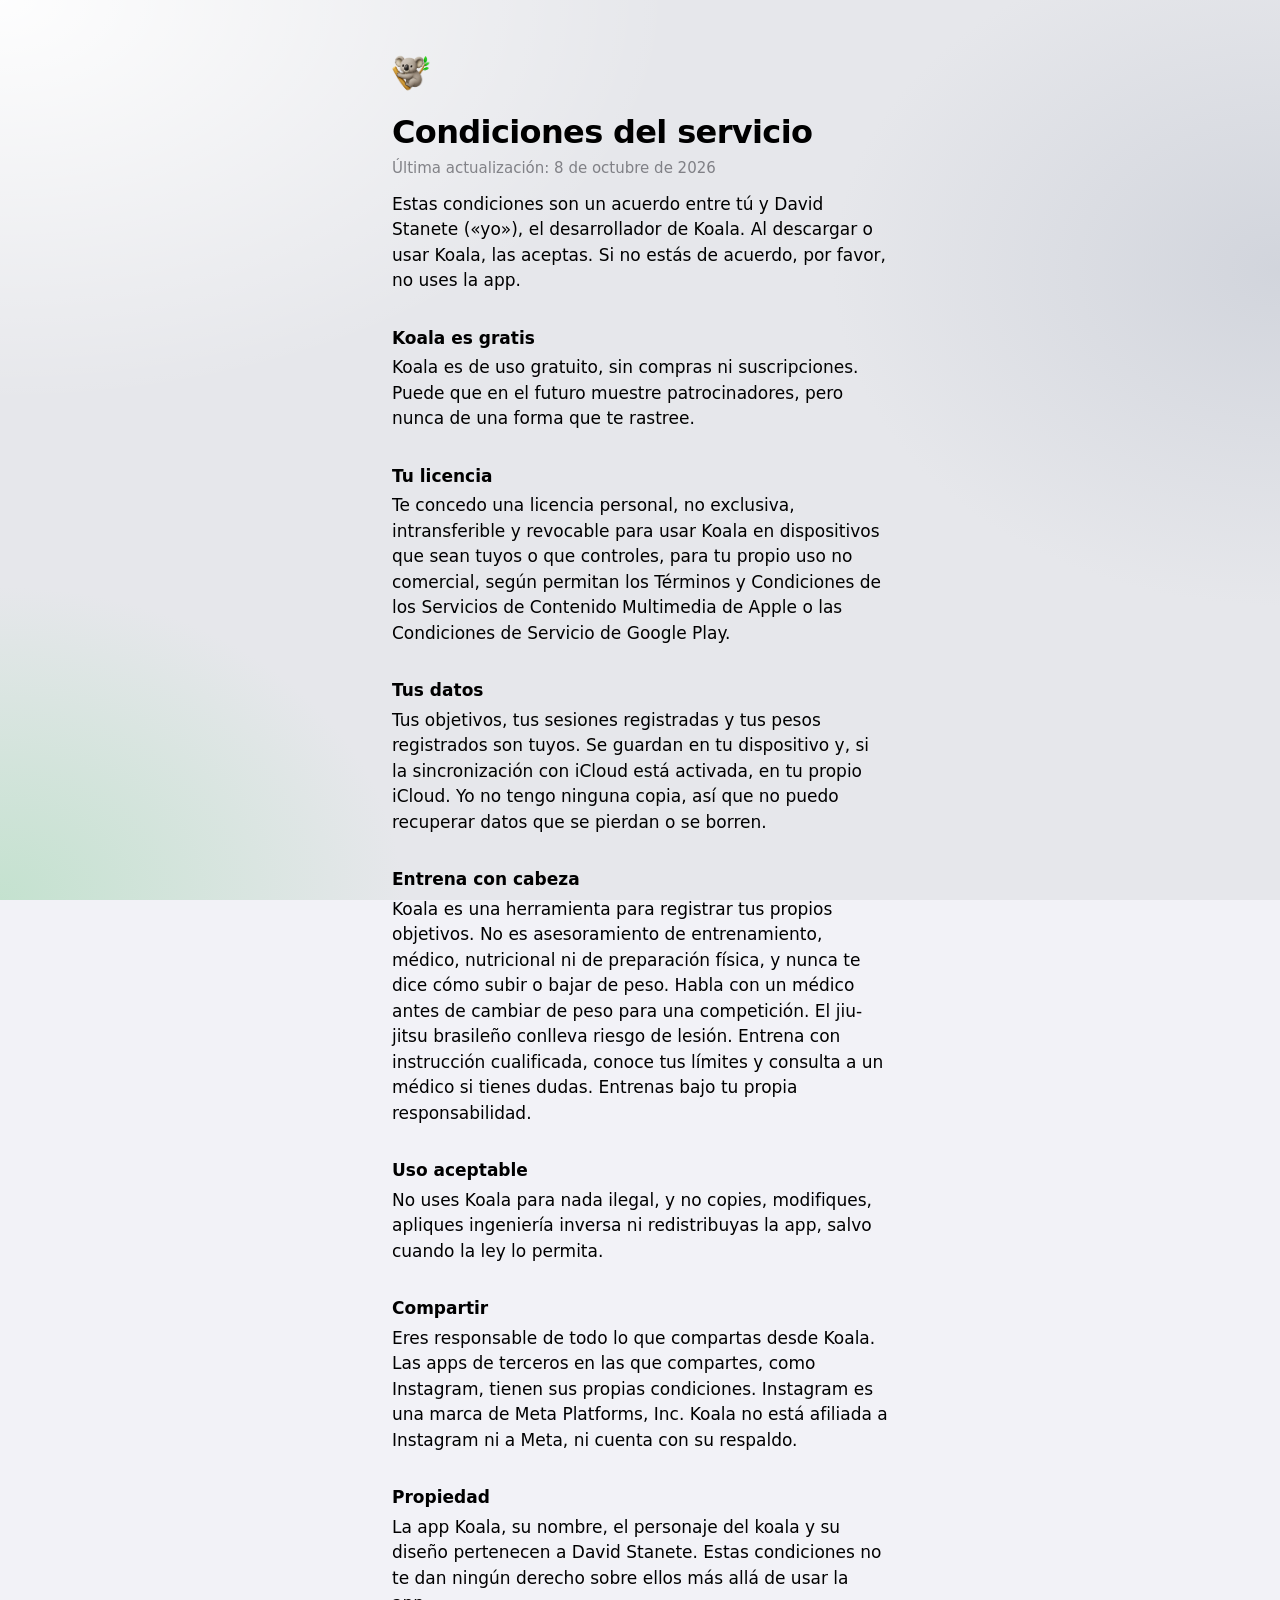
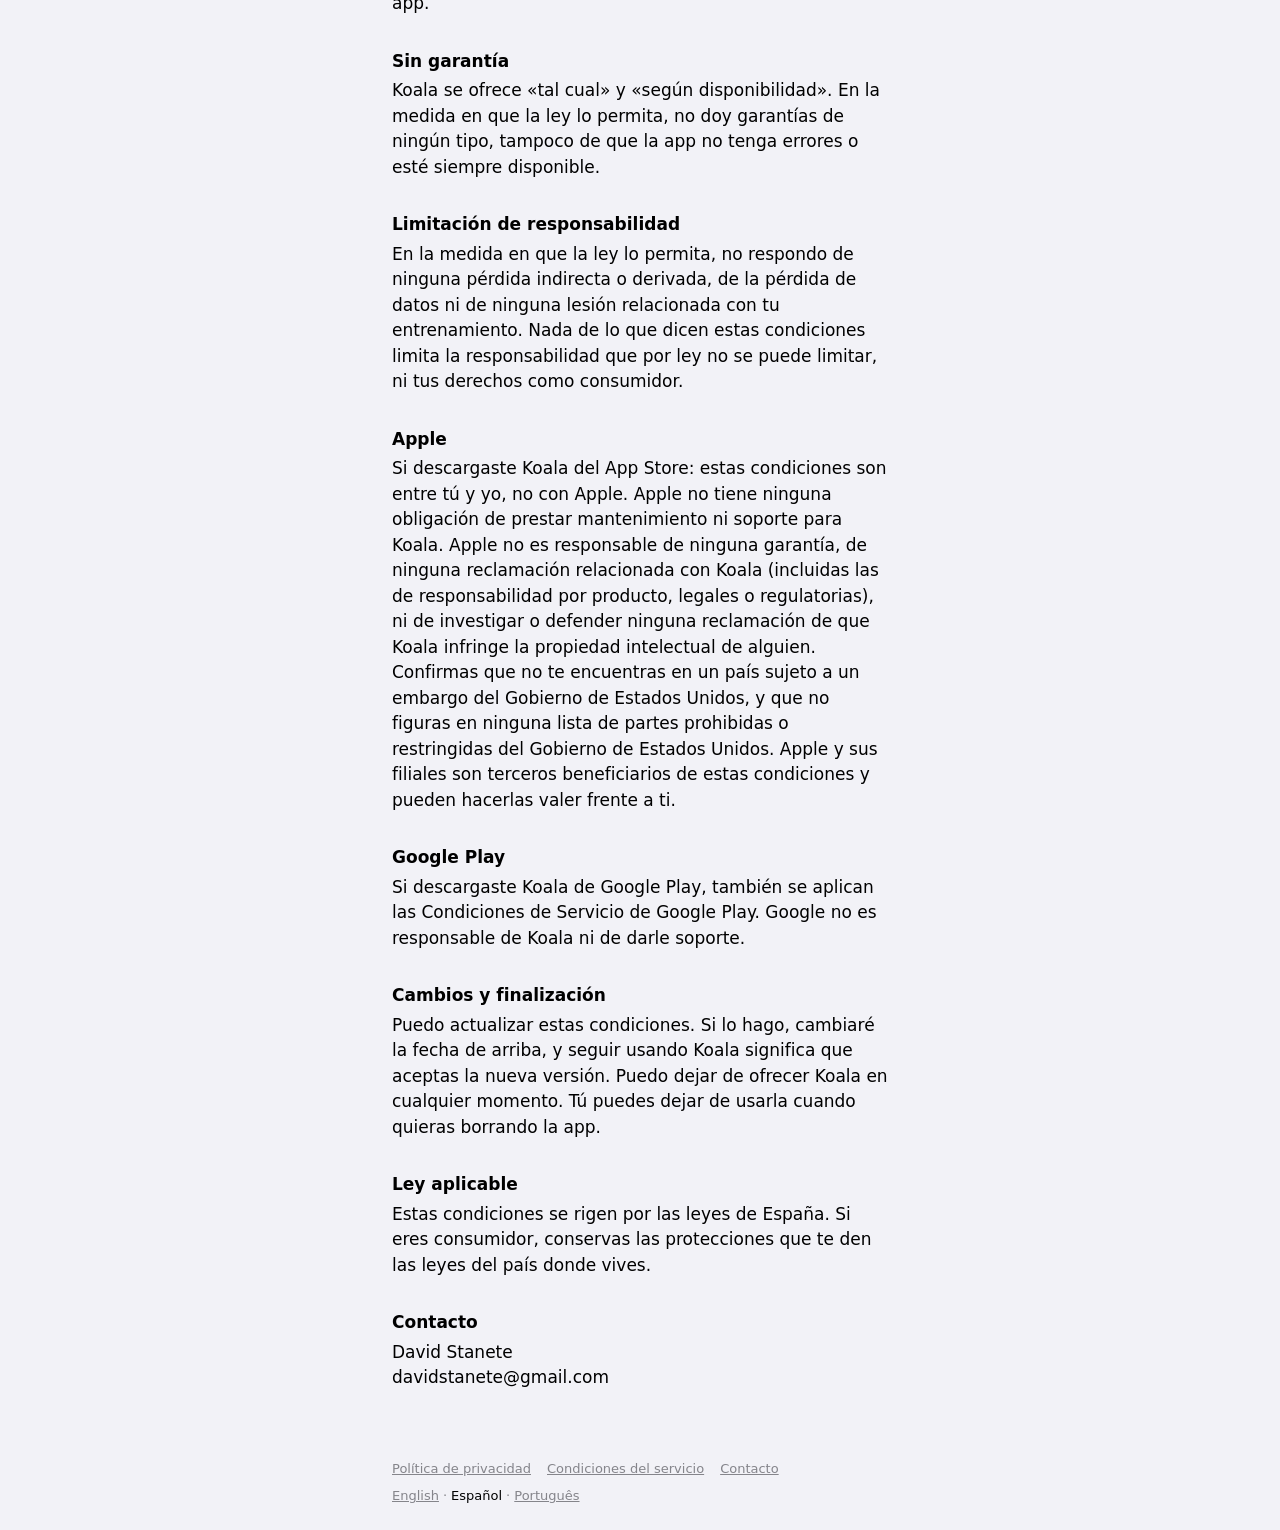
<file: es/terms.html>
<!doctype html>
<html lang="es">
<head>
<meta charset="utf-8">
<meta name="viewport" content="width=device-width, initial-scale=1">
<title>Condiciones del servicio · Koala</title>
<meta name="description" content="Condiciones del servicio">
<meta name="color-scheme" content="light dark">
<meta property="og:type" content="website">
<meta property="og:site_name" content="Koala">
<meta property="og:title" content="Condiciones del servicio · Koala">
<meta property="og:description" content="Condiciones del servicio">
<meta property="og:image" content="https://stanete.github.io/koala-bjj/share.jpg">
<meta property="og:image:width" content="1024">
<meta property="og:image:height" content="500">
<meta name="twitter:card" content="summary_large_image">
<link rel="icon" href="../favicon.png">
<link rel="apple-touch-icon" href="../apple-touch-icon.png">
<link rel="stylesheet" href="../style.css">
</head>
<body>
<main class="legal">
<p><a class="home" href="index.html"><img src="../koala.png" alt="Koala" width="48" height="48"></a></p>
<h1>Condiciones del servicio</h1>
<p class="updated">Última actualización: 8 de octubre de 2026</p>
<p>Estas condiciones son un acuerdo entre tú y David Stanete («yo»), el desarrollador de Koala. Al descargar o usar Koala, las aceptas. Si no estás de acuerdo, por favor, no uses la app.</p>
<h2>Koala es gratis</h2>
<p>Koala es de uso gratuito, sin compras ni suscripciones. Puede que en el futuro muestre patrocinadores, pero nunca de una forma que te rastree.</p>
<h2>Tu licencia</h2>
<p>Te concedo una licencia personal, no exclusiva, intransferible y revocable para usar Koala en dispositivos que sean tuyos o que controles, para tu propio uso no comercial, según permitan los Términos y Condiciones de los Servicios de Contenido Multimedia de Apple o las Condiciones de Servicio de Google Play.</p>
<h2>Tus datos</h2>
<p>Tus objetivos, tus sesiones registradas y tus pesos registrados son tuyos. Se guardan en tu dispositivo y, si la sincronización con iCloud está activada, en tu propio iCloud. Yo no tengo ninguna copia, así que no puedo recuperar datos que se pierdan o se borren.</p>
<h2>Entrena con cabeza</h2>
<p>Koala es una herramienta para registrar tus propios objetivos. No es asesoramiento de entrenamiento, médico, nutricional ni de preparación física, y nunca te dice cómo subir o bajar de peso. Habla con un médico antes de cambiar de peso para una competición. El jiu-jitsu brasileño conlleva riesgo de lesión. Entrena con instrucción cualificada, conoce tus límites y consulta a un médico si tienes dudas. Entrenas bajo tu propia responsabilidad.</p>
<h2>Uso aceptable</h2>
<p>No uses Koala para nada ilegal, y no copies, modifiques, apliques ingeniería inversa ni redistribuyas la app, salvo cuando la ley lo permita.</p>
<h2>Compartir</h2>
<p>Eres responsable de todo lo que compartas desde Koala. Las apps de terceros en las que compartes, como Instagram, tienen sus propias condiciones. Instagram es una marca de Meta Platforms, Inc. Koala no está afiliada a Instagram ni a Meta, ni cuenta con su respaldo.</p>
<h2>Propiedad</h2>
<p>La app Koala, su nombre, el personaje del koala y su diseño pertenecen a David Stanete. Estas condiciones no te dan ningún derecho sobre ellos más allá de usar la app.</p>
<h2>Sin garantía</h2>
<p>Koala se ofrece «tal cual» y «según disponibilidad». En la medida en que la ley lo permita, no doy garantías de ningún tipo, tampoco de que la app no tenga errores o esté siempre disponible.</p>
<h2>Limitación de responsabilidad</h2>
<p>En la medida en que la ley lo permita, no respondo de ninguna pérdida indirecta o derivada, de la pérdida de datos ni de ninguna lesión relacionada con tu entrenamiento. Nada de lo que dicen estas condiciones limita la responsabilidad que por ley no se puede limitar, ni tus derechos como consumidor.</p>
<h2>Apple</h2>
<p>Si descargaste Koala del App Store: estas condiciones son entre tú y yo, no con Apple. Apple no tiene ninguna obligación de prestar mantenimiento ni soporte para Koala. Apple no es responsable de ninguna garantía, de ninguna reclamación relacionada con Koala (incluidas las de responsabilidad por producto, legales o regulatorias), ni de investigar o defender ninguna reclamación de que Koala infringe la propiedad intelectual de alguien. Confirmas que no te encuentras en un país sujeto a un embargo del Gobierno de Estados Unidos, y que no figuras en ninguna lista de partes prohibidas o restringidas del Gobierno de Estados Unidos. Apple y sus filiales son terceros beneficiarios de estas condiciones y pueden hacerlas valer frente a ti.</p>
<h2>Google Play</h2>
<p>Si descargaste Koala de Google Play, también se aplican las Condiciones de Servicio de Google Play. Google no es responsable de Koala ni de darle soporte.</p>
<h2>Cambios y finalización</h2>
<p>Puedo actualizar estas condiciones. Si lo hago, cambiaré la fecha de arriba, y seguir usando Koala significa que aceptas la nueva versión. Puedo dejar de ofrecer Koala en cualquier momento. Tú puedes dejar de usarla cuando quieras borrando la app.</p>
<h2>Ley aplicable</h2>
<p>Estas condiciones se rigen por las leyes de España. Si eres consumidor, conservas las protecciones que te den las leyes del país donde vives.</p>
<h2>Contacto</h2>
<p>David Stanete<br>davidstanete@gmail.com</p>
</main>
<footer>
<nav>
<a href="privacy.html">Política de privacidad</a>
<a href="terms.html">Condiciones del servicio</a>
<a href="mailto:davidstanete@gmail.com">Contacto</a>
</nav>
<nav><a href="../index.html" lang="en">English</a> · <span aria-current="true">Español</span> · <a href="../pt/index.html" lang="pt">Português</a></nav>
</footer>
</body>
</html>
</file>
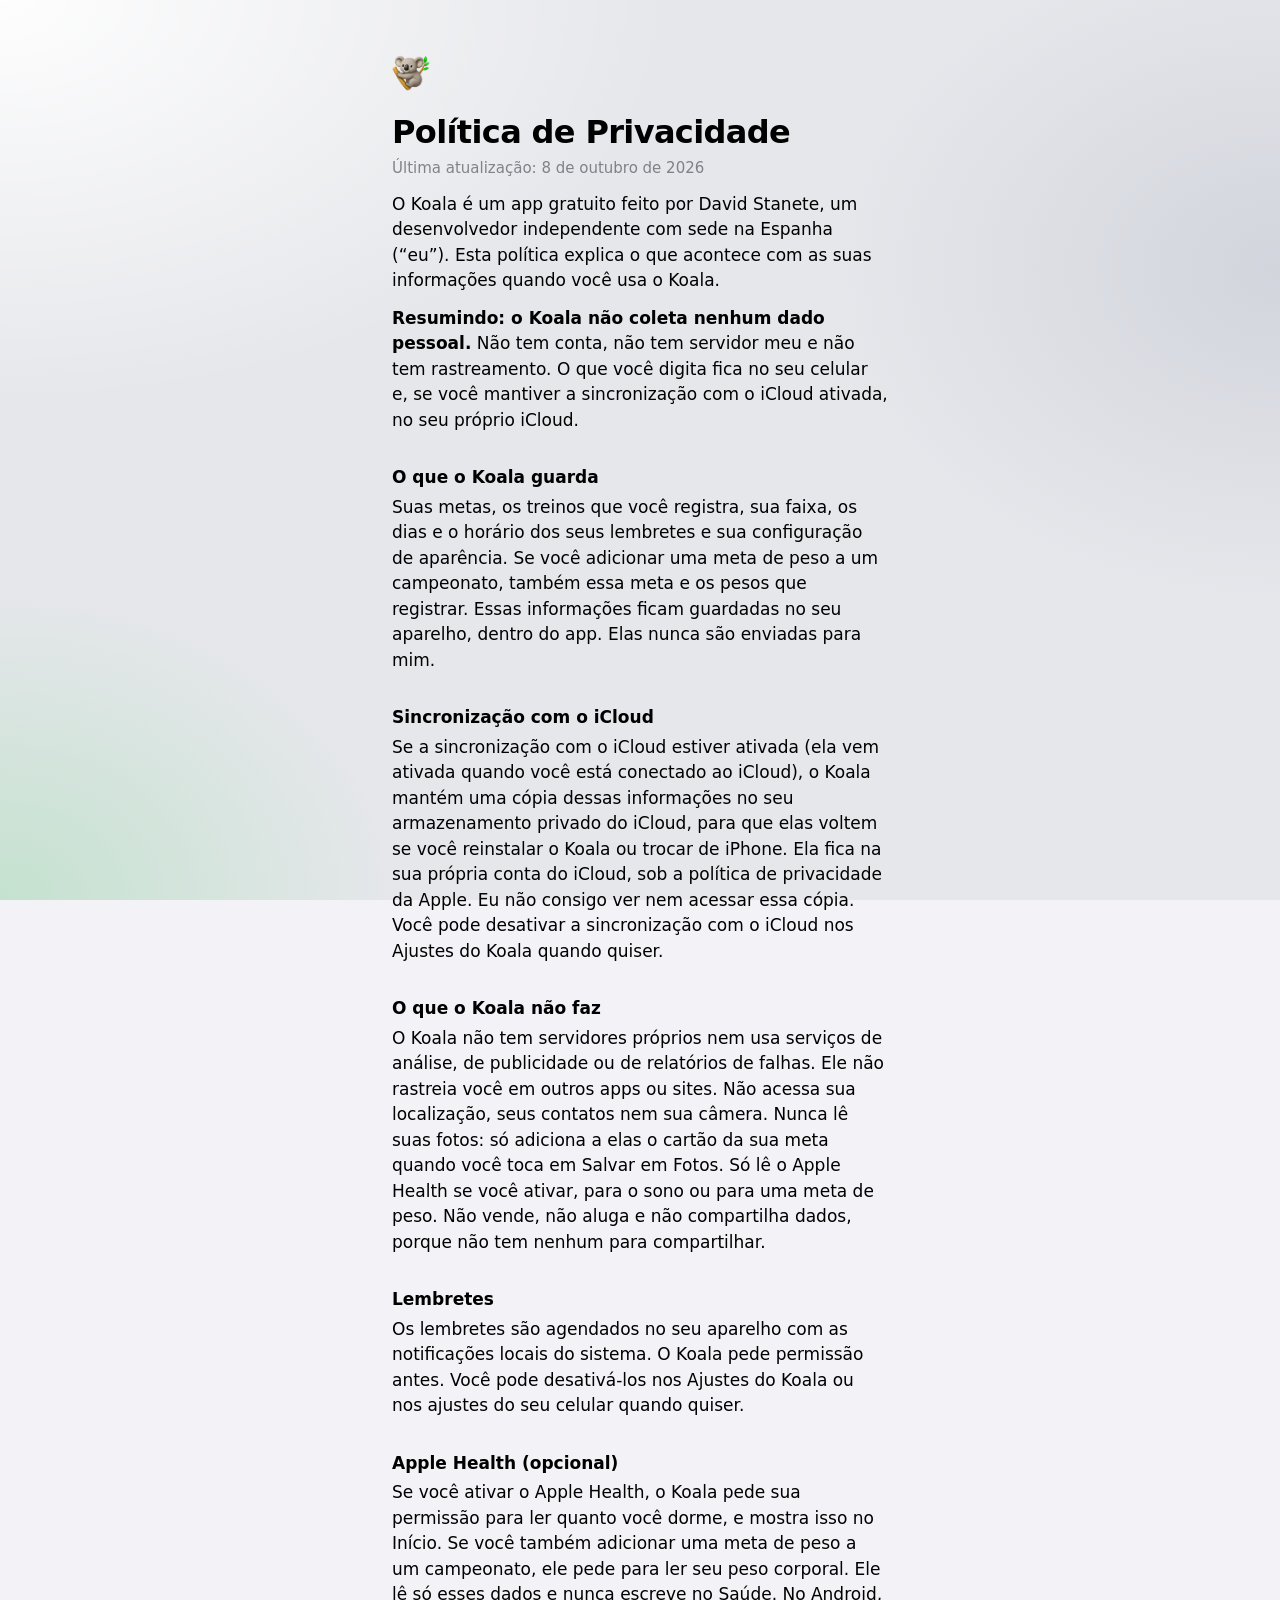
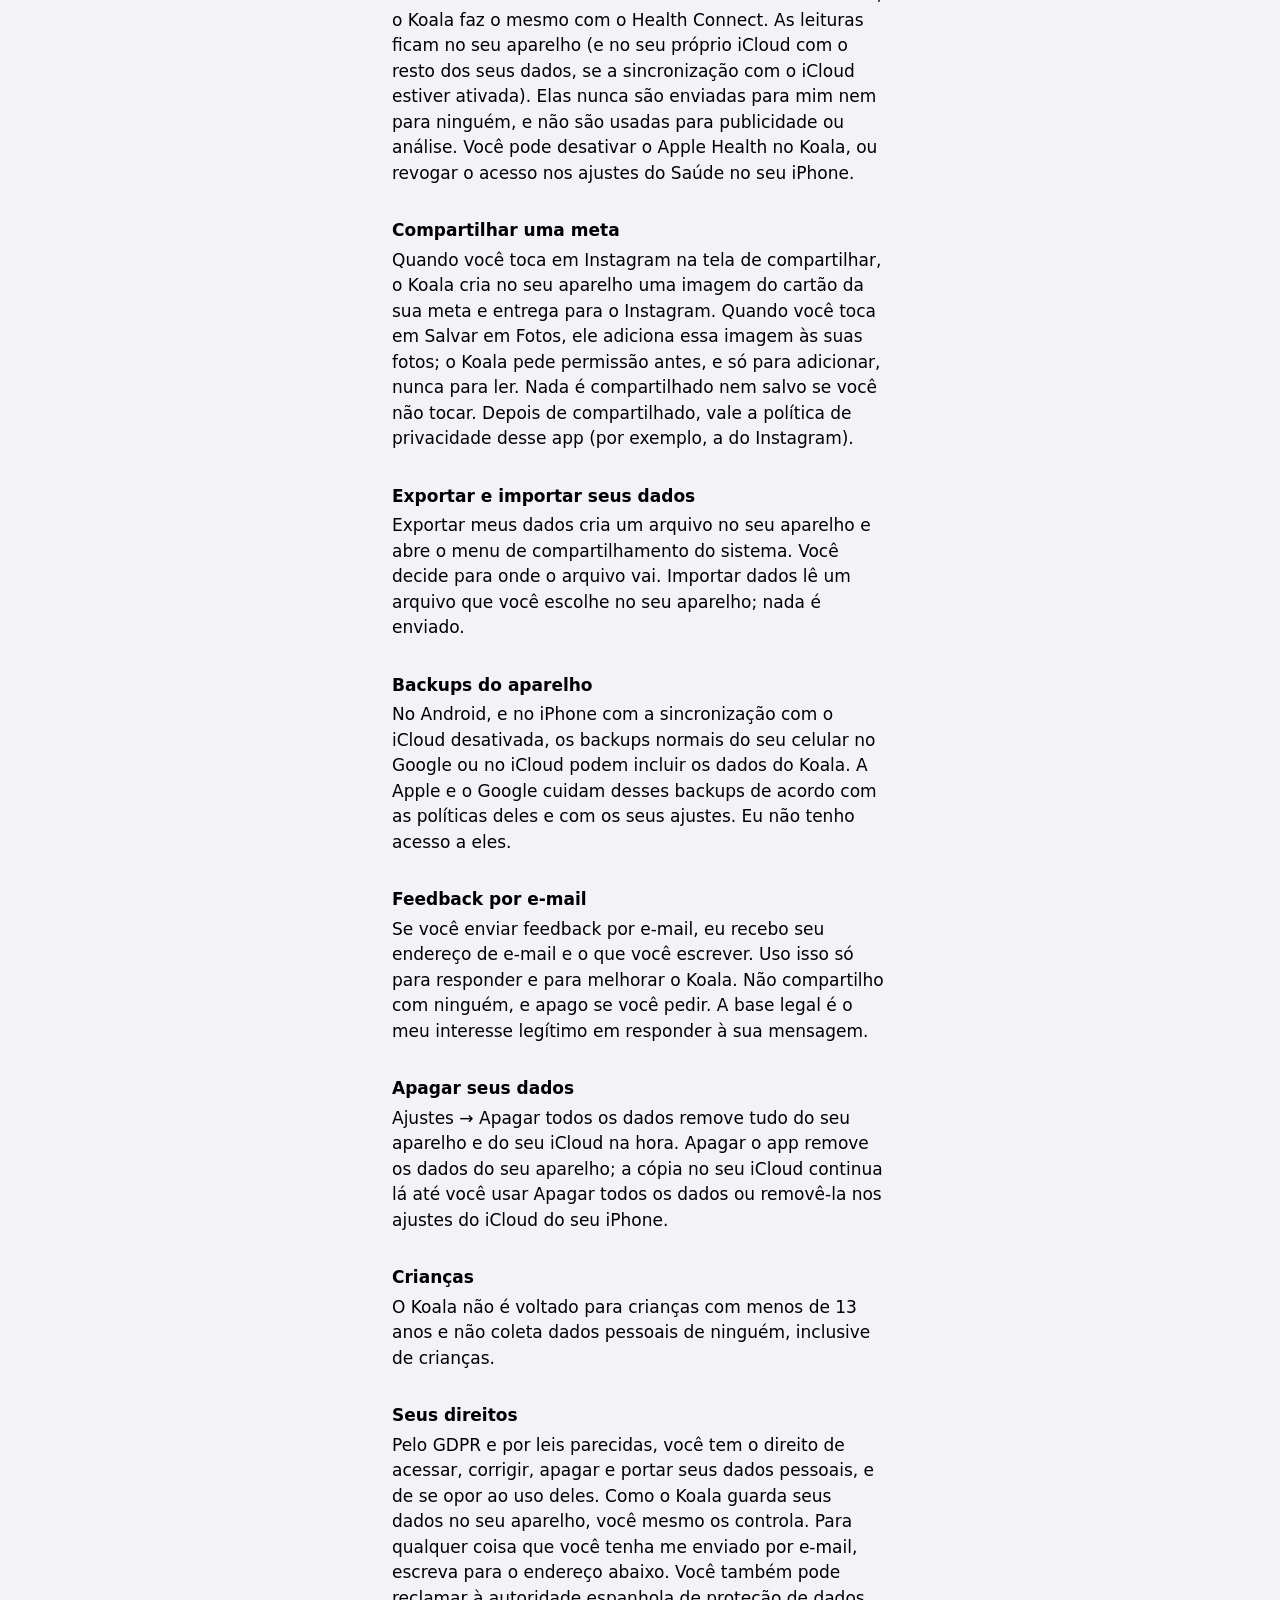
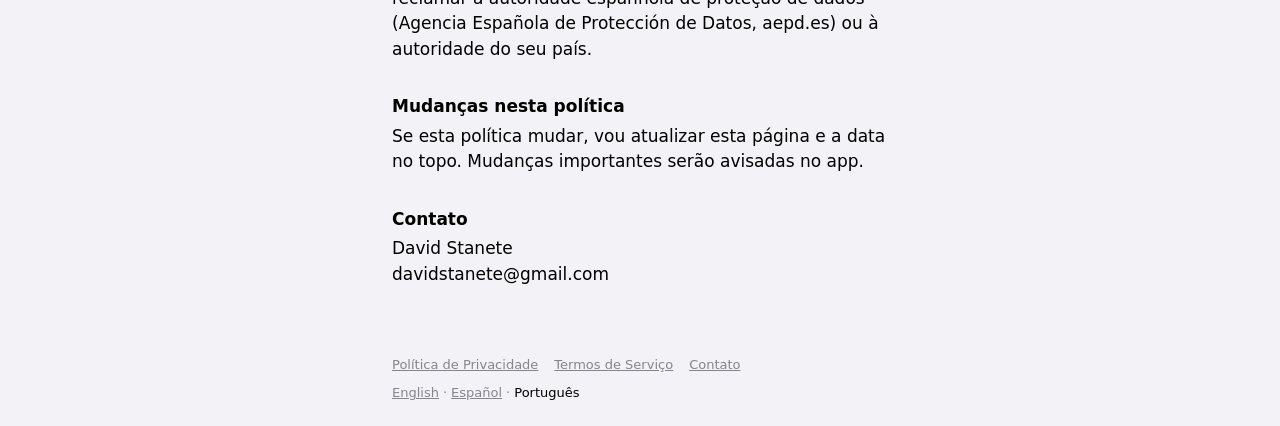
<file: pt/privacy.html>
<!doctype html>
<html lang="pt">
<head>
<meta charset="utf-8">
<meta name="viewport" content="width=device-width, initial-scale=1">
<title>Política de Privacidade · Koala</title>
<meta name="description" content="Política de Privacidade">
<meta name="color-scheme" content="light dark">
<meta property="og:type" content="website">
<meta property="og:site_name" content="Koala">
<meta property="og:title" content="Política de Privacidade · Koala">
<meta property="og:description" content="Política de Privacidade">
<meta property="og:image" content="https://stanete.github.io/koala-bjj/share.jpg">
<meta property="og:image:width" content="1024">
<meta property="og:image:height" content="500">
<meta name="twitter:card" content="summary_large_image">
<link rel="icon" href="../favicon.png">
<link rel="apple-touch-icon" href="../apple-touch-icon.png">
<link rel="stylesheet" href="../style.css">
</head>
<body>
<main class="legal">
<p><a class="home" href="index.html"><img src="../koala.png" alt="Koala" width="48" height="48"></a></p>
<h1>Política de Privacidade</h1>
<p class="updated">Última atualização: 8 de outubro de 2026</p>
<p>O Koala é um app gratuito feito por David Stanete, um desenvolvedor independente com sede na Espanha (“eu”). Esta política explica o que acontece com as suas informações quando você usa o Koala.</p>
<p><strong>Resumindo: o Koala não coleta nenhum dado pessoal.</strong> Não tem conta, não tem servidor meu e não tem rastreamento. O que você digita fica no seu celular e, se você mantiver a sincronização com o iCloud ativada, no seu próprio iCloud.</p>
<h2>O que o Koala guarda</h2>
<p>Suas metas, os treinos que você registra, sua faixa, os dias e o horário dos seus lembretes e sua configuração de aparência. Se você adicionar uma meta de peso a um campeonato, também essa meta e os pesos que registrar. Essas informações ficam guardadas no seu aparelho, dentro do app. Elas nunca são enviadas para mim.</p>
<h2>Sincronização com o iCloud</h2>
<p>Se a sincronização com o iCloud estiver ativada (ela vem ativada quando você está conectado ao iCloud), o Koala mantém uma cópia dessas informações no seu armazenamento privado do iCloud, para que elas voltem se você reinstalar o Koala ou trocar de iPhone. Ela fica na sua própria conta do iCloud, sob a política de privacidade da Apple. Eu não consigo ver nem acessar essa cópia. Você pode desativar a sincronização com o iCloud nos Ajustes do Koala quando quiser.</p>
<h2>O que o Koala não faz</h2>
<p>O Koala não tem servidores próprios nem usa serviços de análise, de publicidade ou de relatórios de falhas. Ele não rastreia você em outros apps ou sites. Não acessa sua localização, seus contatos nem sua câmera. Nunca lê suas fotos: só adiciona a elas o cartão da sua meta quando você toca em Salvar em Fotos. Só lê o Apple Health se você ativar, para o sono ou para uma meta de peso. Não vende, não aluga e não compartilha dados, porque não tem nenhum para compartilhar.</p>
<h2>Lembretes</h2>
<p>Os lembretes são agendados no seu aparelho com as notificações locais do sistema. O Koala pede permissão antes. Você pode desativá-los nos Ajustes do Koala ou nos ajustes do seu celular quando quiser.</p>
<h2>Apple Health (opcional)</h2>
<p>Se você ativar o Apple Health, o Koala pede sua permissão para ler quanto você dorme, e mostra isso no Início. Se você também adicionar uma meta de peso a um campeonato, ele pede para ler seu peso corporal. Ele lê só esses dados e nunca escreve no Saúde. No Android, o Koala faz o mesmo com o Health Connect. As leituras ficam no seu aparelho (e no seu próprio iCloud com o resto dos seus dados, se a sincronização com o iCloud estiver ativada). Elas nunca são enviadas para mim nem para ninguém, e não são usadas para publicidade ou análise. Você pode desativar o Apple Health no Koala, ou revogar o acesso nos ajustes do Saúde no seu iPhone.</p>
<h2>Compartilhar uma meta</h2>
<p>Quando você toca em Instagram na tela de compartilhar, o Koala cria no seu aparelho uma imagem do cartão da sua meta e entrega para o Instagram. Quando você toca em Salvar em Fotos, ele adiciona essa imagem às suas fotos; o Koala pede permissão antes, e só para adicionar, nunca para ler. Nada é compartilhado nem salvo se você não tocar. Depois de compartilhado, vale a política de privacidade desse app (por exemplo, a do Instagram).</p>
<h2>Exportar e importar seus dados</h2>
<p>Exportar meus dados cria um arquivo no seu aparelho e abre o menu de compartilhamento do sistema. Você decide para onde o arquivo vai. Importar dados lê um arquivo que você escolhe no seu aparelho; nada é enviado.</p>
<h2>Backups do aparelho</h2>
<p>No Android, e no iPhone com a sincronização com o iCloud desativada, os backups normais do seu celular no Google ou no iCloud podem incluir os dados do Koala. A Apple e o Google cuidam desses backups de acordo com as políticas deles e com os seus ajustes. Eu não tenho acesso a eles.</p>
<h2>Feedback por e-mail</h2>
<p>Se você enviar feedback por e-mail, eu recebo seu endereço de e-mail e o que você escrever. Uso isso só para responder e para melhorar o Koala. Não compartilho com ninguém, e apago se você pedir. A base legal é o meu interesse legítimo em responder à sua mensagem.</p>
<h2>Apagar seus dados</h2>
<p>Ajustes → Apagar todos os dados remove tudo do seu aparelho e do seu iCloud na hora. Apagar o app remove os dados do seu aparelho; a cópia no seu iCloud continua lá até você usar Apagar todos os dados ou removê-la nos ajustes do iCloud do seu iPhone.</p>
<h2>Crianças</h2>
<p>O Koala não é voltado para crianças com menos de 13 anos e não coleta dados pessoais de ninguém, inclusive de crianças.</p>
<h2>Seus direitos</h2>
<p>Pelo GDPR e por leis parecidas, você tem o direito de acessar, corrigir, apagar e portar seus dados pessoais, e de se opor ao uso deles. Como o Koala guarda seus dados no seu aparelho, você mesmo os controla. Para qualquer coisa que você tenha me enviado por e-mail, escreva para o endereço abaixo. Você também pode reclamar à autoridade espanhola de proteção de dados (Agencia Española de Protección de Datos, aepd.es) ou à autoridade do seu país.</p>
<h2>Mudanças nesta política</h2>
<p>Se esta política mudar, vou atualizar esta página e a data no topo. Mudanças importantes serão avisadas no app.</p>
<h2>Contato</h2>
<p>David Stanete<br>davidstanete@gmail.com</p>
</main>
<footer>
<nav>
<a href="privacy.html">Política de Privacidade</a>
<a href="terms.html">Termos de Serviço</a>
<a href="mailto:davidstanete@gmail.com">Contato</a>
</nav>
<nav><a href="../index.html" lang="en">English</a> · <a href="../es/index.html" lang="es">Español</a> · <span aria-current="true">Português</span></nav>
</footer>
</body>
</html>
</file>
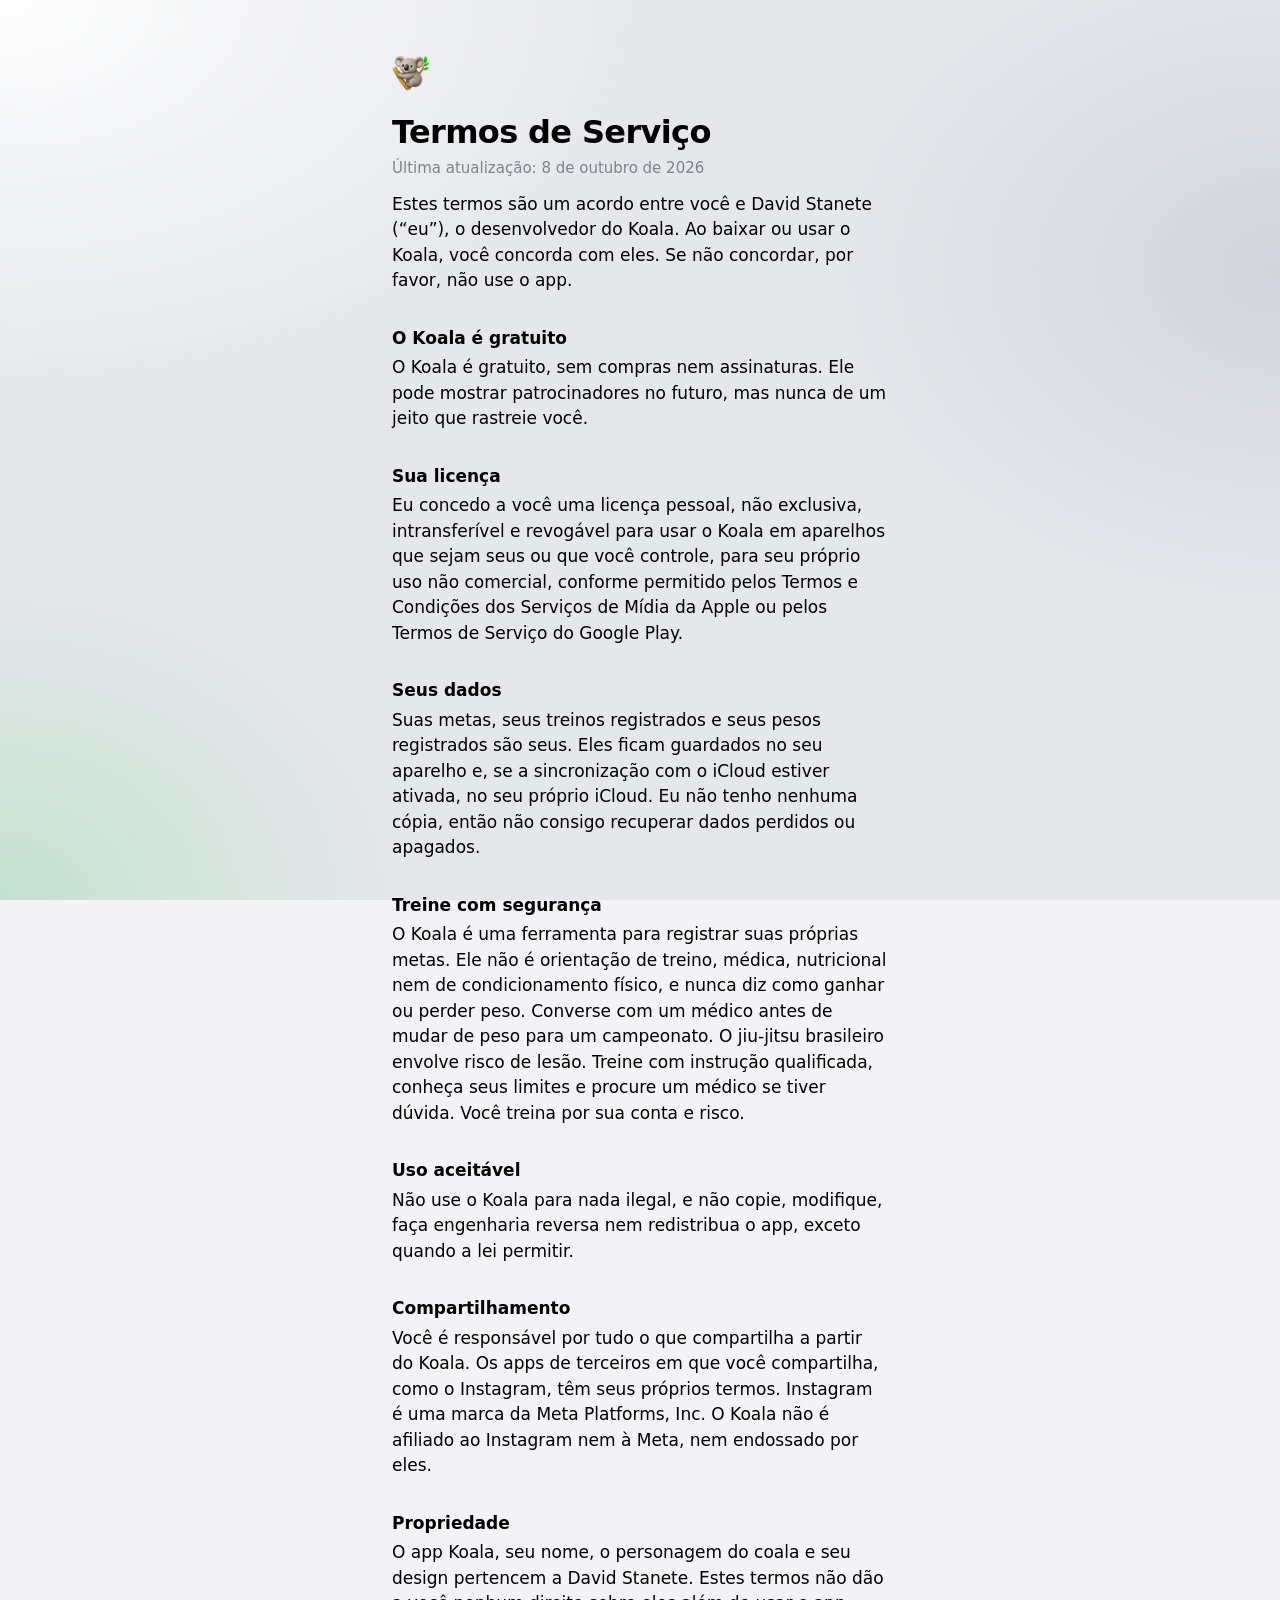
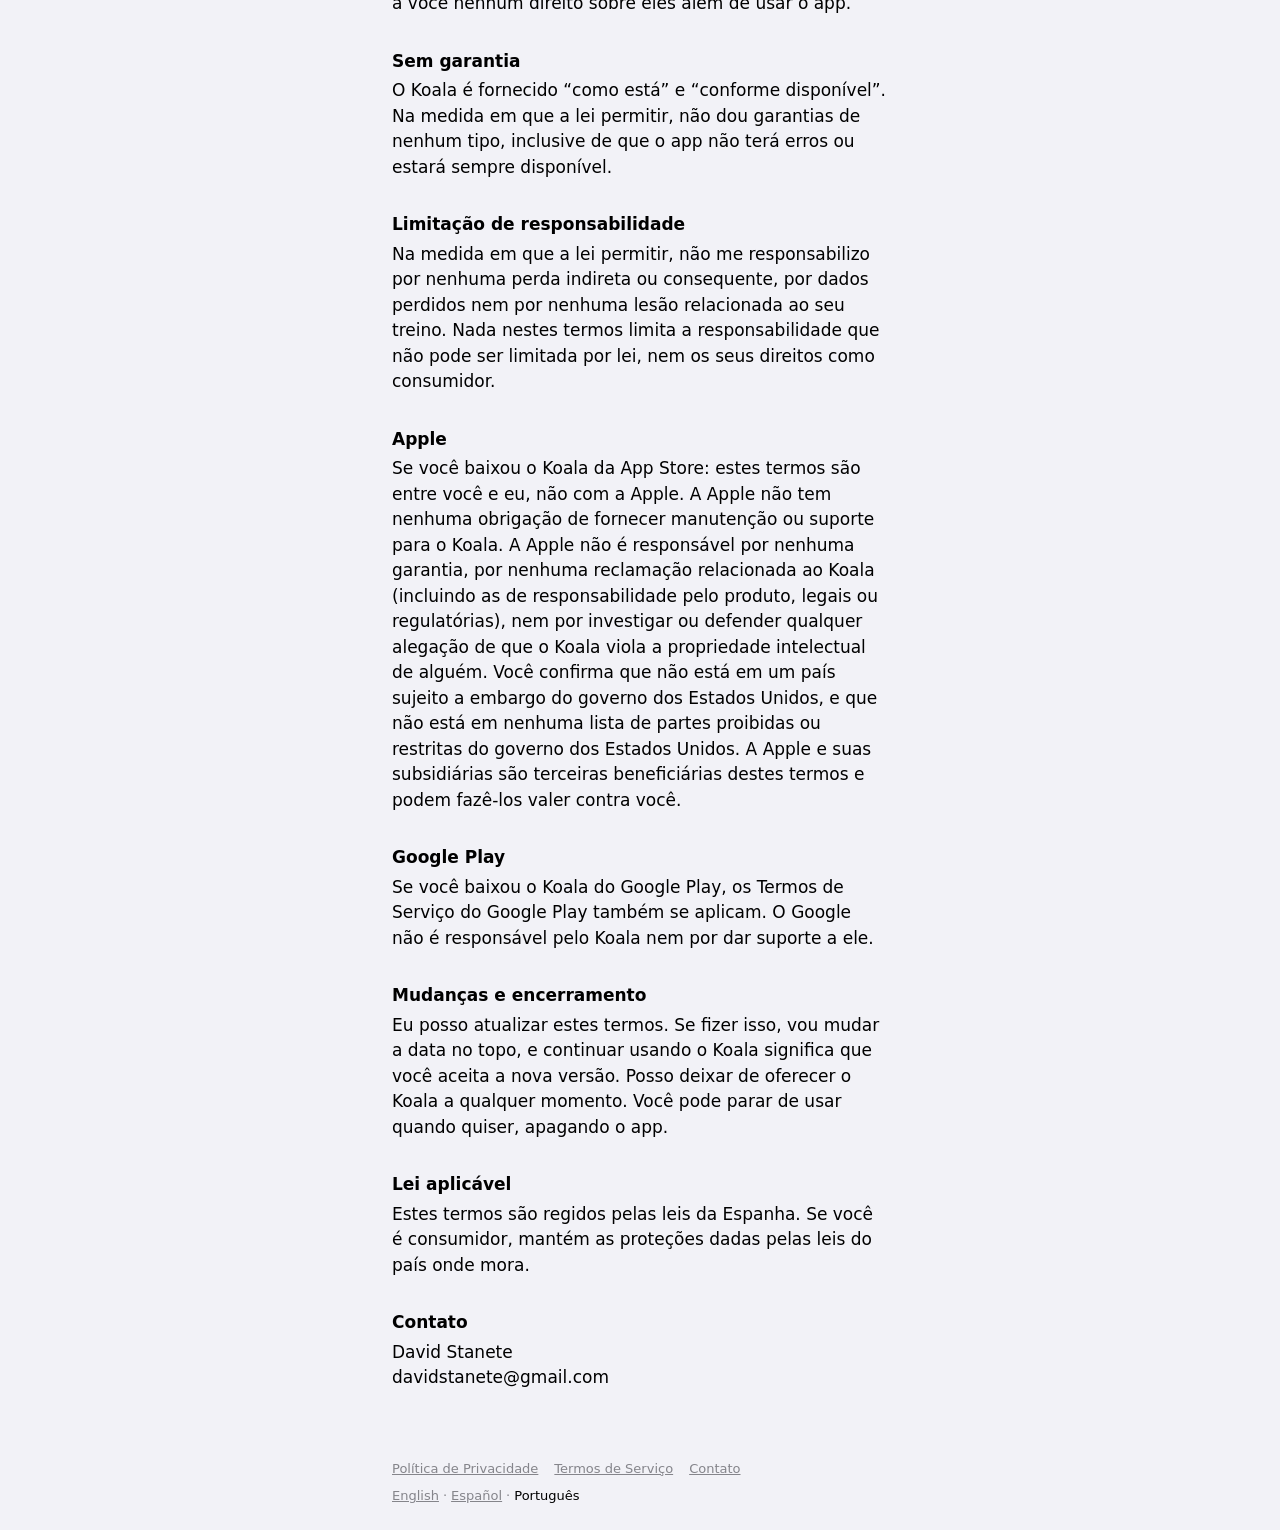
<file: pt/terms.html>
<!doctype html>
<html lang="pt">
<head>
<meta charset="utf-8">
<meta name="viewport" content="width=device-width, initial-scale=1">
<title>Termos de Serviço · Koala</title>
<meta name="description" content="Termos de Serviço">
<meta name="color-scheme" content="light dark">
<meta property="og:type" content="website">
<meta property="og:site_name" content="Koala">
<meta property="og:title" content="Termos de Serviço · Koala">
<meta property="og:description" content="Termos de Serviço">
<meta property="og:image" content="https://stanete.github.io/koala-bjj/share.jpg">
<meta property="og:image:width" content="1024">
<meta property="og:image:height" content="500">
<meta name="twitter:card" content="summary_large_image">
<link rel="icon" href="../favicon.png">
<link rel="apple-touch-icon" href="../apple-touch-icon.png">
<link rel="stylesheet" href="../style.css">
</head>
<body>
<main class="legal">
<p><a class="home" href="index.html"><img src="../koala.png" alt="Koala" width="48" height="48"></a></p>
<h1>Termos de Serviço</h1>
<p class="updated">Última atualização: 8 de outubro de 2026</p>
<p>Estes termos são um acordo entre você e David Stanete (“eu”), o desenvolvedor do Koala. Ao baixar ou usar o Koala, você concorda com eles. Se não concordar, por favor, não use o app.</p>
<h2>O Koala é gratuito</h2>
<p>O Koala é gratuito, sem compras nem assinaturas. Ele pode mostrar patrocinadores no futuro, mas nunca de um jeito que rastreie você.</p>
<h2>Sua licença</h2>
<p>Eu concedo a você uma licença pessoal, não exclusiva, intransferível e revogável para usar o Koala em aparelhos que sejam seus ou que você controle, para seu próprio uso não comercial, conforme permitido pelos Termos e Condições dos Serviços de Mídia da Apple ou pelos Termos de Serviço do Google Play.</p>
<h2>Seus dados</h2>
<p>Suas metas, seus treinos registrados e seus pesos registrados são seus. Eles ficam guardados no seu aparelho e, se a sincronização com o iCloud estiver ativada, no seu próprio iCloud. Eu não tenho nenhuma cópia, então não consigo recuperar dados perdidos ou apagados.</p>
<h2>Treine com segurança</h2>
<p>O Koala é uma ferramenta para registrar suas próprias metas. Ele não é orientação de treino, médica, nutricional nem de condicionamento físico, e nunca diz como ganhar ou perder peso. Converse com um médico antes de mudar de peso para um campeonato. O jiu-jitsu brasileiro envolve risco de lesão. Treine com instrução qualificada, conheça seus limites e procure um médico se tiver dúvida. Você treina por sua conta e risco.</p>
<h2>Uso aceitável</h2>
<p>Não use o Koala para nada ilegal, e não copie, modifique, faça engenharia reversa nem redistribua o app, exceto quando a lei permitir.</p>
<h2>Compartilhamento</h2>
<p>Você é responsável por tudo o que compartilha a partir do Koala. Os apps de terceiros em que você compartilha, como o Instagram, têm seus próprios termos. Instagram é uma marca da Meta Platforms, Inc. O Koala não é afiliado ao Instagram nem à Meta, nem endossado por eles.</p>
<h2>Propriedade</h2>
<p>O app Koala, seu nome, o personagem do coala e seu design pertencem a David Stanete. Estes termos não dão a você nenhum direito sobre eles além de usar o app.</p>
<h2>Sem garantia</h2>
<p>O Koala é fornecido “como está” e “conforme disponível”. Na medida em que a lei permitir, não dou garantias de nenhum tipo, inclusive de que o app não terá erros ou estará sempre disponível.</p>
<h2>Limitação de responsabilidade</h2>
<p>Na medida em que a lei permitir, não me responsabilizo por nenhuma perda indireta ou consequente, por dados perdidos nem por nenhuma lesão relacionada ao seu treino. Nada nestes termos limita a responsabilidade que não pode ser limitada por lei, nem os seus direitos como consumidor.</p>
<h2>Apple</h2>
<p>Se você baixou o Koala da App Store: estes termos são entre você e eu, não com a Apple. A Apple não tem nenhuma obrigação de fornecer manutenção ou suporte para o Koala. A Apple não é responsável por nenhuma garantia, por nenhuma reclamação relacionada ao Koala (incluindo as de responsabilidade pelo produto, legais ou regulatórias), nem por investigar ou defender qualquer alegação de que o Koala viola a propriedade intelectual de alguém. Você confirma que não está em um país sujeito a embargo do governo dos Estados Unidos, e que não está em nenhuma lista de partes proibidas ou restritas do governo dos Estados Unidos. A Apple e suas subsidiárias são terceiras beneficiárias destes termos e podem fazê-los valer contra você.</p>
<h2>Google Play</h2>
<p>Se você baixou o Koala do Google Play, os Termos de Serviço do Google Play também se aplicam. O Google não é responsável pelo Koala nem por dar suporte a ele.</p>
<h2>Mudanças e encerramento</h2>
<p>Eu posso atualizar estes termos. Se fizer isso, vou mudar a data no topo, e continuar usando o Koala significa que você aceita a nova versão. Posso deixar de oferecer o Koala a qualquer momento. Você pode parar de usar quando quiser, apagando o app.</p>
<h2>Lei aplicável</h2>
<p>Estes termos são regidos pelas leis da Espanha. Se você é consumidor, mantém as proteções dadas pelas leis do país onde mora.</p>
<h2>Contato</h2>
<p>David Stanete<br>davidstanete@gmail.com</p>
</main>
<footer>
<nav>
<a href="privacy.html">Política de Privacidade</a>
<a href="terms.html">Termos de Serviço</a>
<a href="mailto:davidstanete@gmail.com">Contato</a>
</nav>
<nav><a href="../index.html" lang="en">English</a> · <a href="../es/index.html" lang="es">Español</a> · <span aria-current="true">Português</span></nav>
</footer>
</body>
</html>
</file>
<file: style.css>
:root {
  --background: #f2f2f7;
  --card: #ffffff;
  --text: #000000;
  --secondary: rgba(60, 60, 67, 0.6);
}
@media (prefers-color-scheme: dark) {
  :root {
    --background: #000000;
    --card: #1c1c1e;
    --text: #ffffff;
    --secondary: rgba(235, 235, 245, 0.6);
  }
}
* { box-sizing: border-box; }
body {
  margin: 0;
  min-height: 100vh;
  display: flex;
  flex-direction: column;
  background: var(--background);
  color: var(--text);
  font: 17px/1.5 -apple-system, BlinkMacSystemFont, 'SF Pro Text', system-ui, sans-serif;
  -webkit-font-smoothing: antialiased;
}
/* The soft glow of the store images, in the white belt's colours: light, grey and green. */
.home::before {
  content: '';
  position: fixed;
  inset: 0;
  z-index: -1;
  background:
    radial-gradient(60rem 36rem at 0% 0%, rgba(255, 255, 255, 0.95), transparent 70%),
    radial-gradient(40rem 30rem at 100% 30%, rgba(201, 205, 214, 0.7), transparent 70%),
    radial-gradient(36rem 28rem at 0% 100%, rgba(168, 221, 184, 0.55), transparent 70%),
    #e6e7eb;
}
@media (prefers-color-scheme: dark) {
  .home::before {
    background:
      radial-gradient(60rem 36rem at 0% 0%, rgba(44, 44, 46, 0.9), transparent 70%),
      radial-gradient(40rem 30rem at 100% 30%, rgba(72, 72, 74, 0.4), transparent 70%),
      radial-gradient(36rem 28rem at 0% 100%, rgba(48, 209, 88, 0.16), transparent 70%),
      #050505;
  }
}
.home { background: transparent; }
h1, .pitch { text-wrap: balance; }
main {
  flex: 1;
  width: 100%;
  max-width: 34rem;
  margin: 0 auto;
  padding: 3rem 1.5rem 2rem;
}
a { color: inherit; }
h1 {
  margin: 0;
  font: 800 2.75rem/1.05 -apple-system, 'SF Pro Display', system-ui, sans-serif;
  letter-spacing: -0.02em;
}
.landing {
  flex: none;
  display: flex;
  flex-direction: column;
  gap: 1.25rem;
}
.more { padding-top: 2rem; display: flex; flex-direction: column; gap: 1.5rem; }
.gallery {
  display: flex;
  gap: 0.75rem;
  overflow-x: auto;
  scroll-snap-type: x mandatory;
  padding: 1.5rem max(1.5rem, calc((100vw - 31rem) / 2)) 3.5rem;
  margin: -1rem 0 -2.5rem;
  scrollbar-width: none;
}
.gallery::-webkit-scrollbar { display: none; }
.gallery img {
  flex: none;
  width: 15rem;
  height: auto;
  border-radius: 1.5rem;
  scroll-snap-align: center;
  box-shadow: 0 0.75rem 2rem rgba(0, 0, 0, 0.14);
}
.beta { padding: 1.25rem 1.5rem 1.5rem; border-radius: 1.625rem; background: var(--card); }
.beta h2 { margin: 0 0 0.75rem; font-size: 1.375rem; font-weight: 700; }
.beta ol { margin: 0; padding-left: 1.25rem; display: flex; flex-direction: column; gap: 0.375rem; }
.buttons { margin: 1.25rem 0 0; display: flex; flex-wrap: wrap; gap: 0.625rem; }
.button {
  padding: 0.8125rem 1.375rem;
  border-radius: 999px;
  background: var(--text);
  color: var(--background);
  font-weight: 600;
  text-decoration: none;
}
.button.quiet { background: var(--background); color: var(--text); }
.note { margin: 0.875rem 0 0; font-size: 0.8125rem; color: var(--secondary); }
.koala { margin-left: -1rem; }
.name { margin: 0 0 -0.75rem; font-weight: 600; color: var(--secondary); }
.pitch { margin: 0; color: var(--secondary); }
.soon { margin: 0; font-size: 0.9375rem; color: var(--secondary); }
.free { margin: 0; font-size: 0.8125rem; color: var(--secondary); }
.legal h1 { font-size: 2rem; margin-bottom: 0.5rem; }
.legal h2 { margin: 2rem 0 0.25rem; font-size: 1.0625rem; font-weight: 600; }
.legal p { margin: 0 0 0.75rem; }
.legal .updated { color: var(--secondary); font-size: 0.9375rem; }
.legal .home { display: inline-block; margin-left: -0.375rem; }
footer {
  width: 100%;
  max-width: 34rem;
  margin: 0 auto;
  padding: 1.5rem;
  display: flex;
  flex-direction: column;
  gap: 0.5rem;
  font-size: 0.8125rem;
  color: var(--secondary);
}
footer nav { display: flex; flex-wrap: wrap; gap: 0.25rem 1rem; }
footer nav:last-child { gap: 0.25rem; }
footer [aria-current] { color: var(--text); }
</file>
